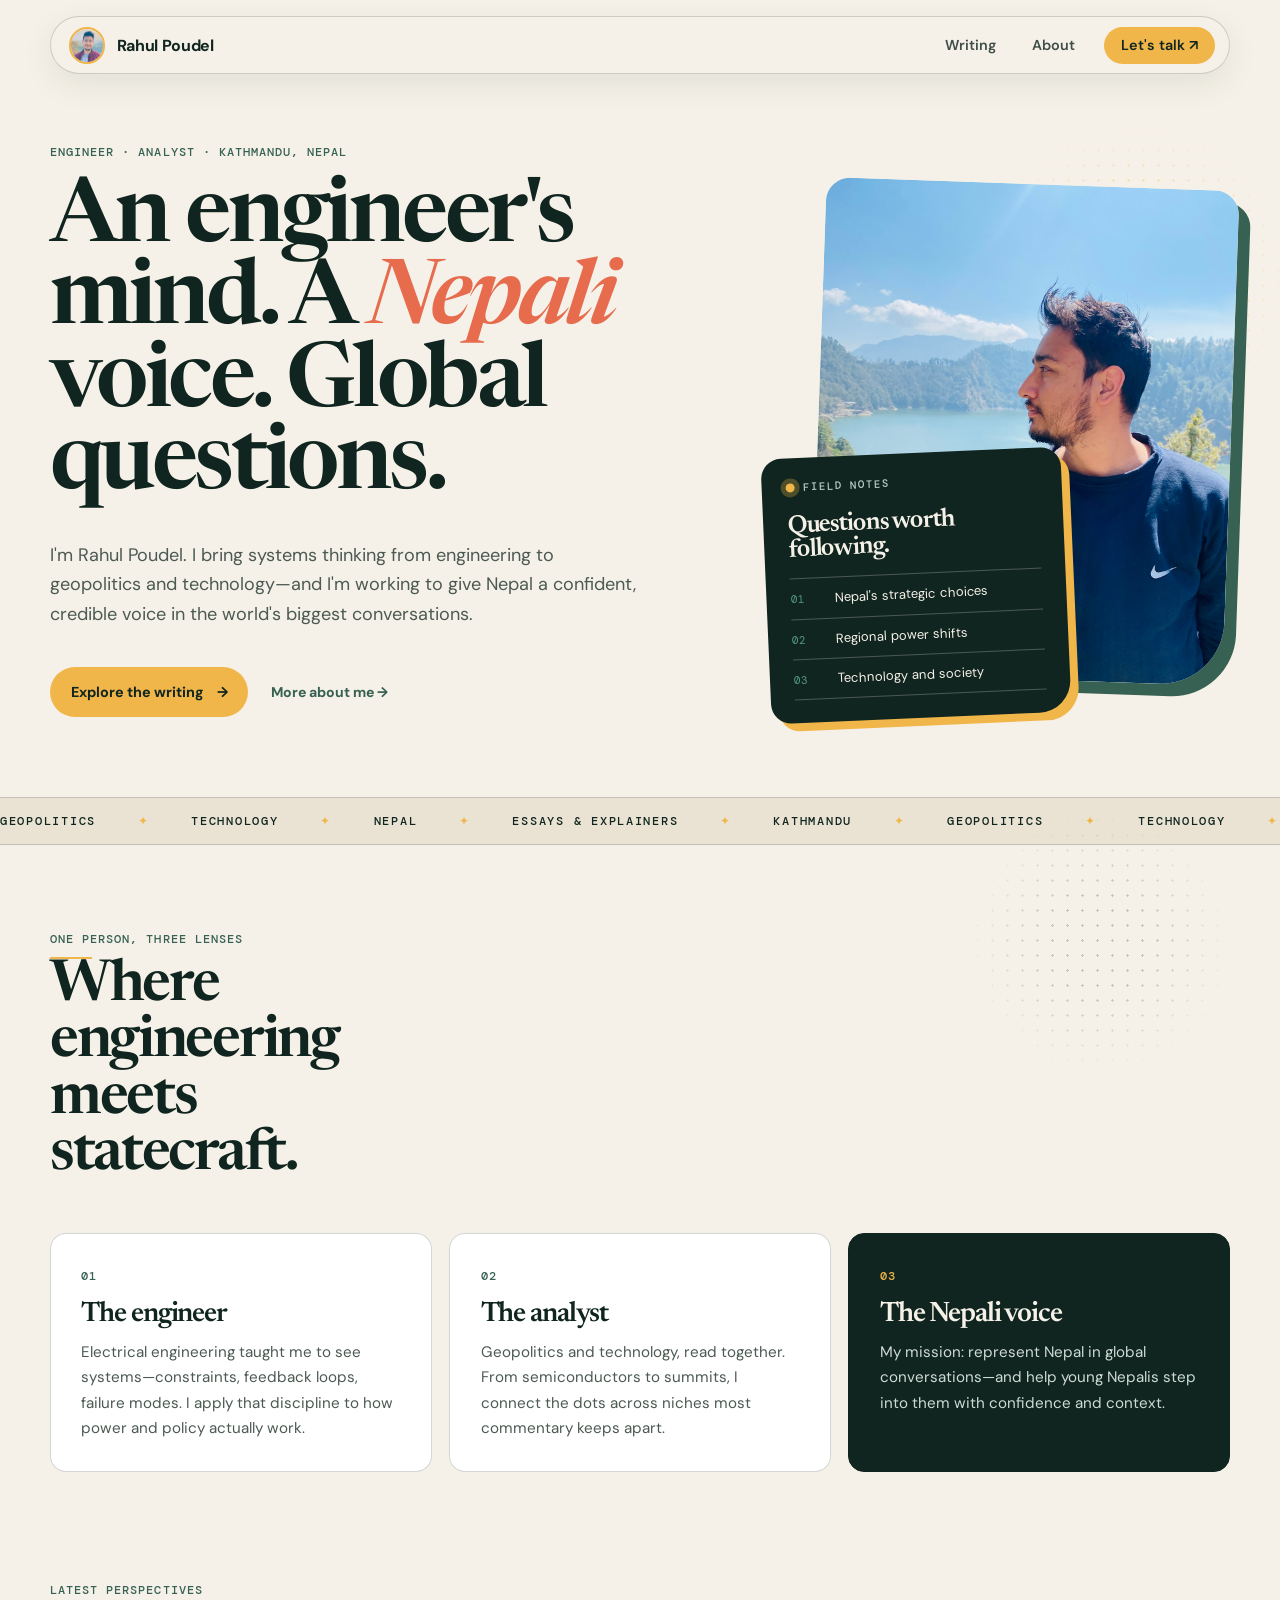
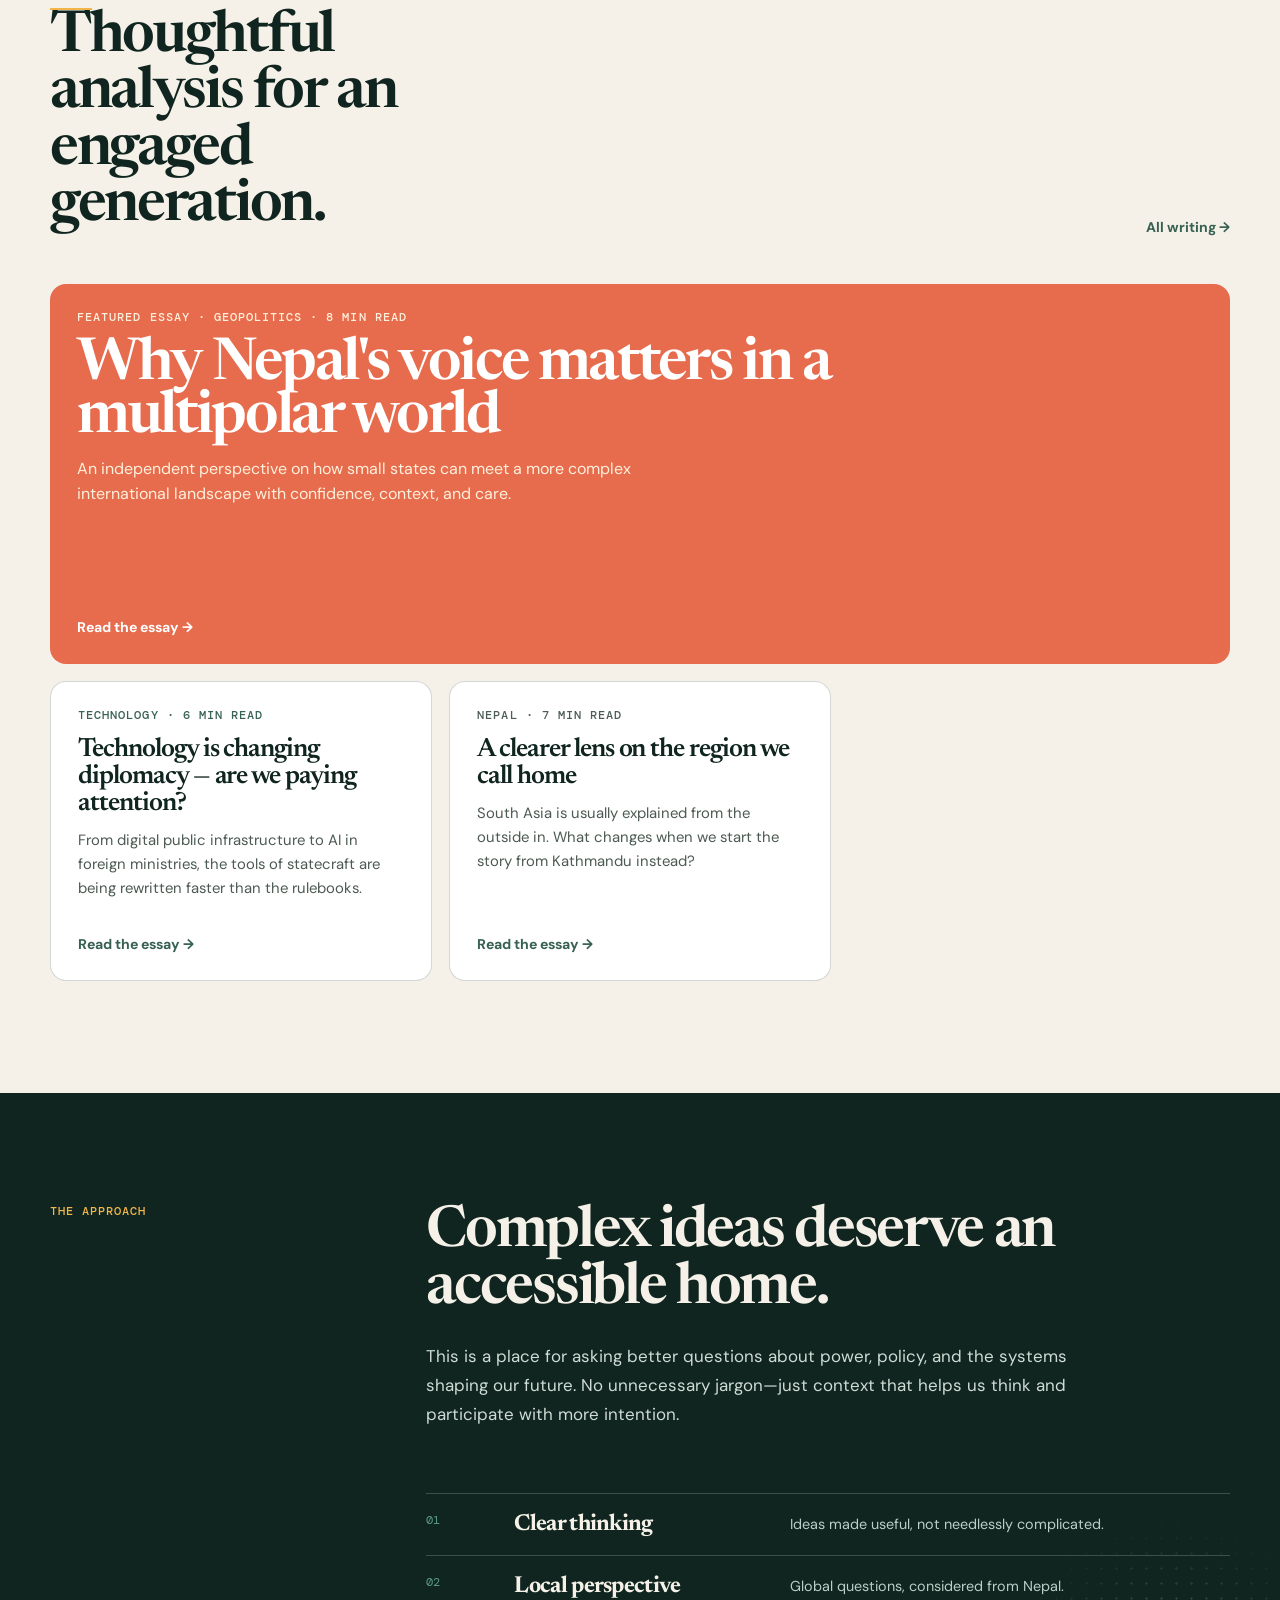
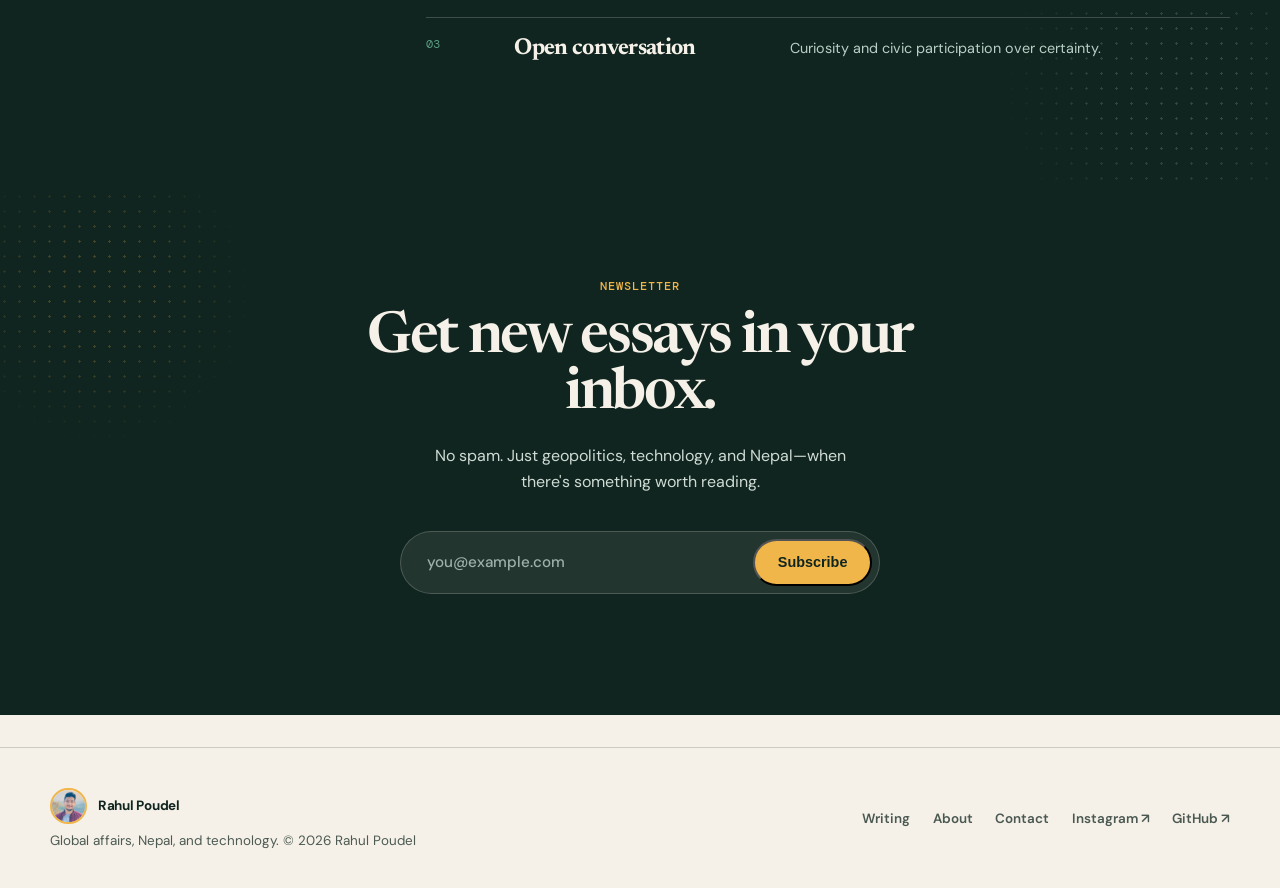
<file: index.html>
<!doctype html>
<html lang="en">
  <head>
    <meta charset="UTF-8" />
    <meta name="viewport" content="width=device-width, initial-scale=1.0" />
    <meta
      name="description"
      content="Rahul Poudel — electrical engineer and multi-niche analyst writing on geopolitics, technology, and Nepal's voice in the changing global order."
    />
    <title>Rahul Poudel — Engineer & geopolitics writer from Nepal</title>
    <link rel="canonical" href="https://personal-rahul.vercel.app/" />
    <meta property="og:type" content="website" />
    <meta property="og:url" content="https://personal-rahul.vercel.app/" />
    <meta property="og:title" content="Rahul Poudel — Engineer & geopolitics writer from Nepal" />
    <meta property="og:description" content="Rahul Poudel — electrical engineer and multi-niche analyst writing on geopolitics, technology, and Nepal's voice in the changing global order." />
    <meta property="og:image" content="https://personal-rahul.vercel.app/assets/rahul-lake.jpg" />
    <meta name="twitter:card" content="summary_large_image" />
    <link rel="preconnect" href="https://fonts.googleapis.com" />
    <link rel="preconnect" href="https://fonts.gstatic.com" crossorigin />
    <link
      href="https://fonts.googleapis.com/css2?family=DM+Mono:wght@400;500&family=DM+Sans:wght@400;500;600;700&family=Newsreader:opsz,wght@6..72,500;6..72,600;6..72,700&display=swap"
      rel="stylesheet"
    />
    <link rel="icon" type="image/jpeg" href="assets/rahul-portrait.jpg" />
    <link rel="stylesheet" href="styles.css" />
  </head>
  <body>
    <a class="skip-link" href="#main">Skip to content</a>

    <!-- ===== Floating navbar (same on every page; aria-current marks the active page) ===== -->
    <div class="nav-wrap">
      <header class="site-header">
        <a class="brand" href="/" aria-label="Rahul Poudel home">
          <img class="brand-mark" src="assets/rahul-portrait.jpg" alt="" />
          <span>Rahul Poudel</span>
        </a>
        <button class="menu-toggle" type="button" aria-expanded="false" aria-controls="primary-nav">
          <span></span><span></span>
          <span class="sr-only">Open menu</span>
        </button>
        <nav id="primary-nav" class="primary-nav" aria-label="Primary navigation">
          <a href="/writing">Writing</a>
          <a href="/about">About</a>
          <a href="/contact" class="nav-cta">Let's talk <span aria-hidden="true">↗</span></a>
        </nav>
      </header>
    </div>

    <main id="main">
      <!-- ===== Hero ===== -->
      <section class="hero section-shell">
        <div class="hero-copy">
          <p class="eyebrow">Engineer · Analyst · Kathmandu, Nepal</p>
          <h1>An engineer's mind. A <em>Nepali</em> voice. Global questions.</h1>
          <p class="hero-intro">
            I'm Rahul Poudel. I bring systems thinking from engineering to geopolitics and technology—and I'm working to give Nepal a confident, credible voice in the world's biggest conversations.
          </p>
          <div class="hero-actions">
            <a class="button button-primary" href="/writing">Explore the writing <span aria-hidden="true">→</span></a>
            <a class="text-link" href="/about">More about me <span aria-hidden="true">→</span></a>
          </div>
        </div>
        <div class="hero-visual">
          <div class="halftone ht-hero" aria-hidden="true"></div>
          <img class="hero-photo" src="assets/rahul-lake.jpg" alt="Rahul Poudel looking out over a Himalayan lake" />
          <aside class="signal-card" aria-label="Focus areas">
            <div class="signal-card-top"><span class="pulse"></span> Field notes</div>
            <p>Questions worth following.</p>
            <ul>
              <li><span>01</span> Nepal's strategic choices</li>
              <li><span>02</span> Regional power shifts</li>
              <li><span>03</span> Technology and society</li>
            </ul>
          </aside>
        </div>
      </section>

      <!-- ===== Topic ticker ===== -->
      <div class="marquee" aria-hidden="true">
        <div class="marquee-track">
          <span>Geopolitics</span><span class="tick">✦</span>
          <span>Technology</span><span class="tick">✦</span>
          <span>Nepal</span><span class="tick">✦</span>
          <span>Essays &amp; explainers</span><span class="tick">✦</span>
          <span>Kathmandu</span><span class="tick">✦</span>
          <span>Geopolitics</span><span class="tick">✦</span>
          <span>Technology</span><span class="tick">✦</span>
          <span>Nepal</span><span class="tick">✦</span>
          <span>Essays &amp; explainers</span><span class="tick">✦</span>
          <span>Kathmandu</span><span class="tick">✦</span>
        </div>
      </div>

      <!-- ===== Personal brand pillars ===== -->
      <section class="pillars-section section-shell">
        <div class="halftone ht-pillars" aria-hidden="true"></div>
        <div class="section-heading" data-reveal>
          <div>
            <p class="eyebrow">One person, three lenses</p>
            <h2>Where engineering meets statecraft.</h2>
          </div>
        </div>
        <div class="pillar-grid">
          <div class="pillar-card" data-reveal>
            <span class="pillar-num">01</span>
            <h3>The engineer</h3>
            <p>Electrical engineering taught me to see systems—constraints, feedback loops, failure modes. I apply that discipline to how power and policy actually work.</p>
          </div>
          <div class="pillar-card" data-reveal>
            <span class="pillar-num">02</span>
            <h3>The analyst</h3>
            <p>Geopolitics and technology, read together. From semiconductors to summits, I connect the dots across niches most commentary keeps apart.</p>
          </div>
          <div class="pillar-card is-accent" data-reveal>
            <span class="pillar-num">03</span>
            <h3>The Nepali voice</h3>
            <p>My mission: represent Nepal in global conversations—and help young Nepalis step into them with confidence and context.</p>
          </div>
        </div>
      </section>

      <!-- ===== Latest writing (cards come from articles.js automatically) ===== -->
      <section class="writing-section section-shell">
        <div class="section-heading" data-reveal>
          <div>
            <p class="eyebrow">Latest perspectives</p>
            <h2>Thoughtful analysis for an engaged generation.</h2>
          </div>
          <a class="text-link" href="/writing">All writing <span aria-hidden="true">→</span></a>
        </div>
        <div class="story-grid" data-articles data-limit="3"></div>
      </section>

      <!-- ===== Approach band ===== -->
      <section class="band">
        <div class="halftone ht-band" aria-hidden="true"></div>
        <div class="section-shell band-grid">
          <p class="eyebrow" data-reveal>The approach</p>
          <div data-reveal>
            <h2>Complex ideas deserve an accessible home.</h2>
            <p>
              This is a place for asking better questions about power, policy, and the systems shaping our future. No unnecessary jargon—just context that helps us think and participate with more intention.
            </p>
          </div>
          <div class="principles-list" role="list">
            <div role="listitem" data-reveal><span>01</span><strong>Clear thinking</strong><p>Ideas made useful, not needlessly complicated.</p></div>
            <div role="listitem" data-reveal><span>02</span><strong>Local perspective</strong><p>Global questions, considered from Nepal.</p></div>
            <div role="listitem" data-reveal><span>03</span><strong>Open conversation</strong><p>Curiosity and civic participation over certainty.</p></div>
          </div>
        </div>
      </section>
    </main>

    <!-- ===== Footer (same on every page) ===== -->
    <!-- ===== Newsletter ===== -->
    <section class="newsletter">
      <div class="halftone ht-news" aria-hidden="true"></div>
      <div class="section-shell newsletter-inner" data-reveal>
        <p class="eyebrow">Newsletter</p>
        <h2>Get new essays in your inbox.</h2>
        <p class="newsletter-blurb">No spam. Just geopolitics, technology, and Nepal—when there's something worth reading.</p>
        <form class="newsletter-form" data-newsletter novalidate>
          <label class="sr-only" for="nl-email">Email address</label>
          <input id="nl-email" name="email" type="email" required placeholder="you@example.com" autocomplete="email" />
          <button class="button button-primary" type="submit">Subscribe</button>
        </form>
        <p class="form-note" role="status" aria-live="polite"></p>
      </div>
    </section>

    <footer class="site-footer">
      <div class="section-shell footer-inner">
        <div>
          <a class="brand" href="/"><img class="brand-mark" src="assets/rahul-portrait.jpg" alt="" /><span>Rahul Poudel</span></a>
          <p>Global affairs, Nepal, and technology. © <span id="year"></span> Rahul Poudel</p>
        </div>
        <nav aria-label="Footer">
          <a href="/writing">Writing</a>
          <a href="/about">About</a>
          <a href="/contact">Contact</a>
          <a href="https://instagram.com/rahul.poudel_" target="_blank" rel="noopener">Instagram <span aria-hidden="true">↗</span></a>
          <a href="https://github.com/iamrahul1997" target="_blank" rel="noopener">GitHub <span aria-hidden="true">↗</span></a>
        </nav>
      </div>
    </footer>

    <script src="articles.js"></script>
    <script src="script.js"></script>
  </body>
</html>
</file>
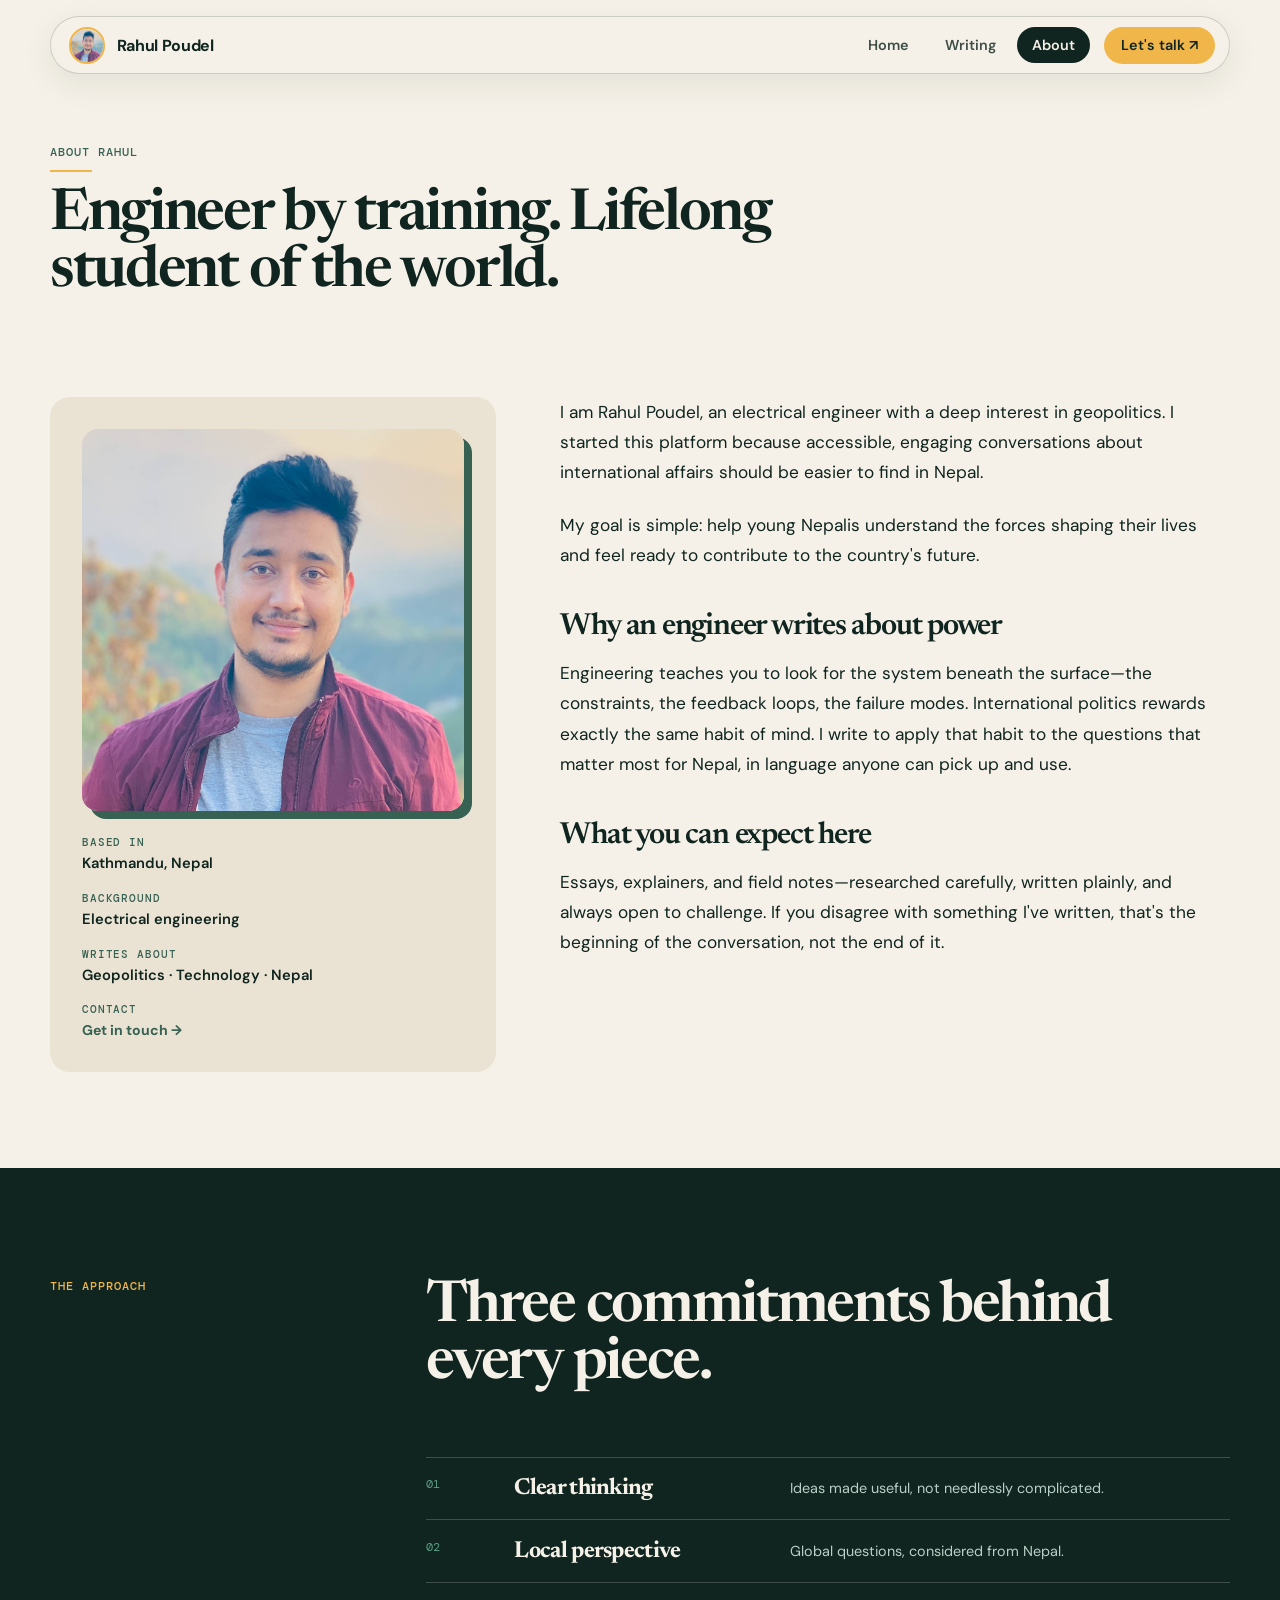
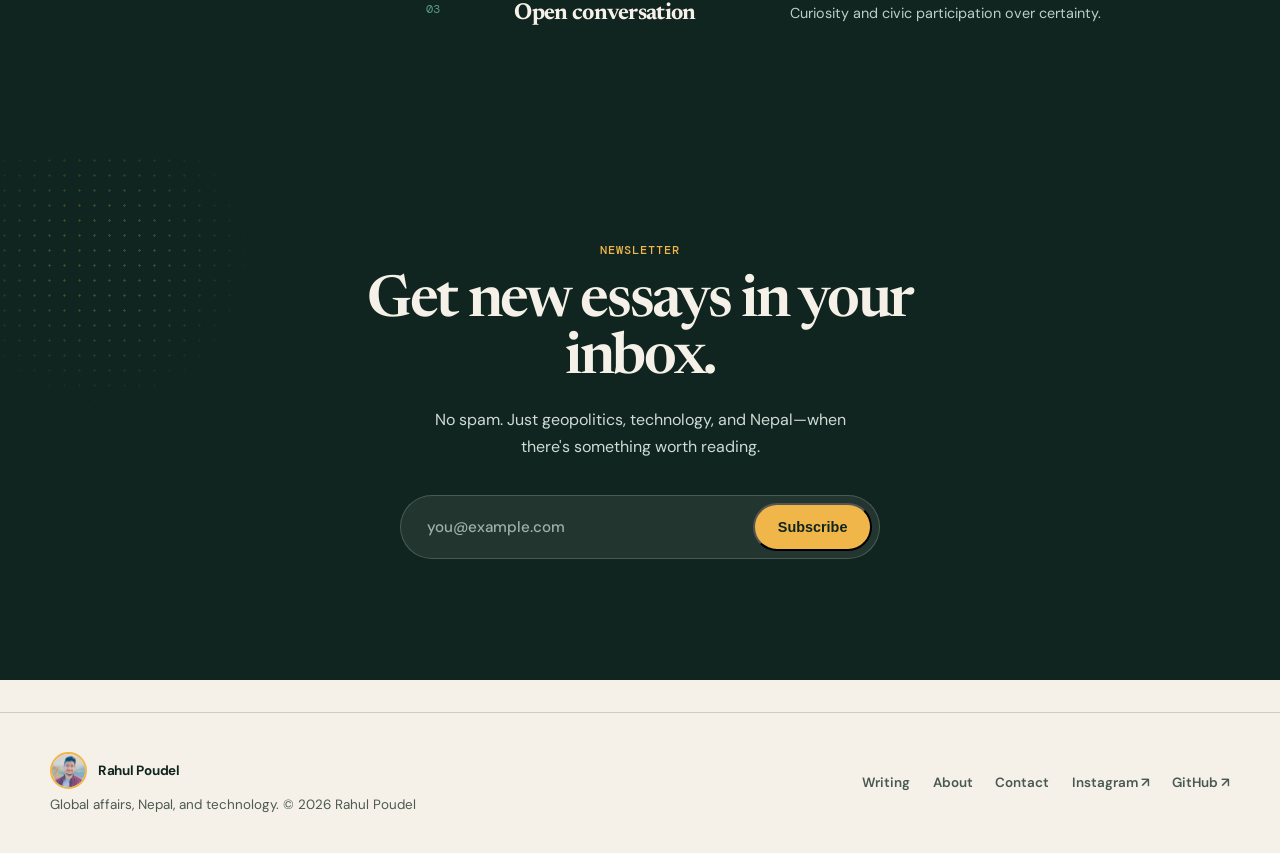
<file: about.html>
<!doctype html>
<html lang="en">
  <head>
    <meta charset="UTF-8" />
    <meta name="viewport" content="width=device-width, initial-scale=1.0" />
    <meta name="description" content="About Rahul Poudel — engineer by training, lifelong student of the world." />
    <title>About — Rahul Poudel</title>
    <link rel="canonical" href="https://personal-rahul.vercel.app/about" />
    <meta property="og:type" content="website" />
    <meta property="og:url" content="https://personal-rahul.vercel.app/about" />
    <meta property="og:title" content="About — Rahul Poudel" />
    <meta property="og:description" content="About Rahul Poudel — engineer by training, lifelong student of the world." />
    <meta property="og:image" content="https://personal-rahul.vercel.app/assets/rahul-lake.jpg" />
    <meta name="twitter:card" content="summary_large_image" />
    <link rel="preconnect" href="https://fonts.googleapis.com" />
    <link rel="preconnect" href="https://fonts.gstatic.com" crossorigin />
    <link
      href="https://fonts.googleapis.com/css2?family=DM+Mono:wght@400;500&family=DM+Sans:wght@400;500;600;700&family=Newsreader:opsz,wght@6..72,500;6..72,600;6..72,700&display=swap"
      rel="stylesheet"
    />
    <link rel="icon" type="image/jpeg" href="assets/rahul-portrait.jpg" />
    <link rel="stylesheet" href="styles.css" />
  </head>
  <body>
    <a class="skip-link" href="#main">Skip to content</a>

    <div class="nav-wrap">
      <header class="site-header">
        <a class="brand" href="/" aria-label="Rahul Poudel home">
          <img class="brand-mark" src="assets/rahul-portrait.jpg" alt="" />
          <span>Rahul Poudel</span>
        </a>
        <button class="menu-toggle" type="button" aria-expanded="false" aria-controls="primary-nav">
          <span></span><span></span>
          <span class="sr-only">Open menu</span>
        </button>
        <nav id="primary-nav" class="primary-nav" aria-label="Primary navigation">
          <a href="/">Home</a>
          <a href="/writing">Writing</a>
          <a href="/about" aria-current="page">About</a>
          <a href="/contact" class="nav-cta">Let's talk <span aria-hidden="true">↗</span></a>
        </nav>
      </header>
    </div>

    <main id="main">
      <section class="page-hero section-shell">
        <p class="eyebrow">About Rahul</p>
        <h1 data-reveal>Engineer by training. Lifelong student of the world.</h1>
      </section>

      <section class="about-grid section-shell">
        <aside class="about-portrait" aria-label="Quick facts" data-reveal>
          <img class="about-photo" src="assets/rahul-portrait.jpg" alt="Portrait of Rahul Poudel in the hills of Nepal" />
          <dl>
            <dt>Based in</dt>
            <dd>Kathmandu, Nepal</dd>
            <dt>Background</dt>
            <dd>Electrical engineering</dd>
            <dt>Writes about</dt>
            <dd>Geopolitics · Technology · Nepal</dd>
            <dt>Contact</dt>
            <dd><a class="text-link" href="/contact">Get in touch <span aria-hidden="true">→</span></a></dd>
          </dl>
        </aside>

        <div class="about-copy" data-reveal>
          <p>
            I am Rahul Poudel, an electrical engineer with a deep interest in geopolitics. I started this platform because accessible, engaging conversations about international affairs should be easier to find in Nepal.
          </p>
          <p>
            My goal is simple: help young Nepalis understand the forces shaping their lives and feel ready to contribute to the country's future.
          </p>

          <h2>Why an engineer writes about power</h2>
          <p>
            Engineering teaches you to look for the system beneath the surface—the constraints, the feedback loops, the failure modes. International politics rewards exactly the same habit of mind. I write to apply that habit to the questions that matter most for Nepal, in language anyone can pick up and use.
          </p>

          <h2>What you can expect here</h2>
          <p>
            Essays, explainers, and field notes—researched carefully, written plainly, and always open to challenge. If you disagree with something I've written, that's the beginning of the conversation, not the end of it.
          </p>
        </div>
      </section>

      <section class="band">
        <div class="section-shell band-grid">
          <p class="eyebrow">The approach</p>
          <div>
            <h2>Three commitments behind every piece.</h2>
          </div>
          <div class="principles-list" role="list">
            <div role="listitem"><span>01</span><strong>Clear thinking</strong><p>Ideas made useful, not needlessly complicated.</p></div>
            <div role="listitem"><span>02</span><strong>Local perspective</strong><p>Global questions, considered from Nepal.</p></div>
            <div role="listitem"><span>03</span><strong>Open conversation</strong><p>Curiosity and civic participation over certainty.</p></div>
          </div>
        </div>
      </section>
    </main>

    <!-- ===== Newsletter ===== -->
    <section class="newsletter">
      <div class="halftone ht-news" aria-hidden="true"></div>
      <div class="section-shell newsletter-inner" data-reveal>
        <p class="eyebrow">Newsletter</p>
        <h2>Get new essays in your inbox.</h2>
        <p class="newsletter-blurb">No spam. Just geopolitics, technology, and Nepal—when there's something worth reading.</p>
        <form class="newsletter-form" data-newsletter novalidate>
          <label class="sr-only" for="nl-email">Email address</label>
          <input id="nl-email" name="email" type="email" required placeholder="you@example.com" autocomplete="email" />
          <button class="button button-primary" type="submit">Subscribe</button>
        </form>
        <p class="form-note" role="status" aria-live="polite"></p>
      </div>
    </section>

    <footer class="site-footer">
      <div class="section-shell footer-inner">
        <div>
          <a class="brand" href="/"><img class="brand-mark" src="assets/rahul-portrait.jpg" alt="" /><span>Rahul Poudel</span></a>
          <p>Global affairs, Nepal, and technology. © <span id="year"></span> Rahul Poudel</p>
        </div>
        <nav aria-label="Footer">
          <a href="/writing">Writing</a>
          <a href="/about">About</a>
          <a href="/contact">Contact</a>
          <a href="https://instagram.com/rahul.poudel_" target="_blank" rel="noopener">Instagram <span aria-hidden="true">↗</span></a>
          <a href="https://github.com/iamrahul1997" target="_blank" rel="noopener">GitHub <span aria-hidden="true">↗</span></a>
        </nav>
      </div>
    </footer>

    <script src="script.js"></script>
  </body>
</html>
</file>
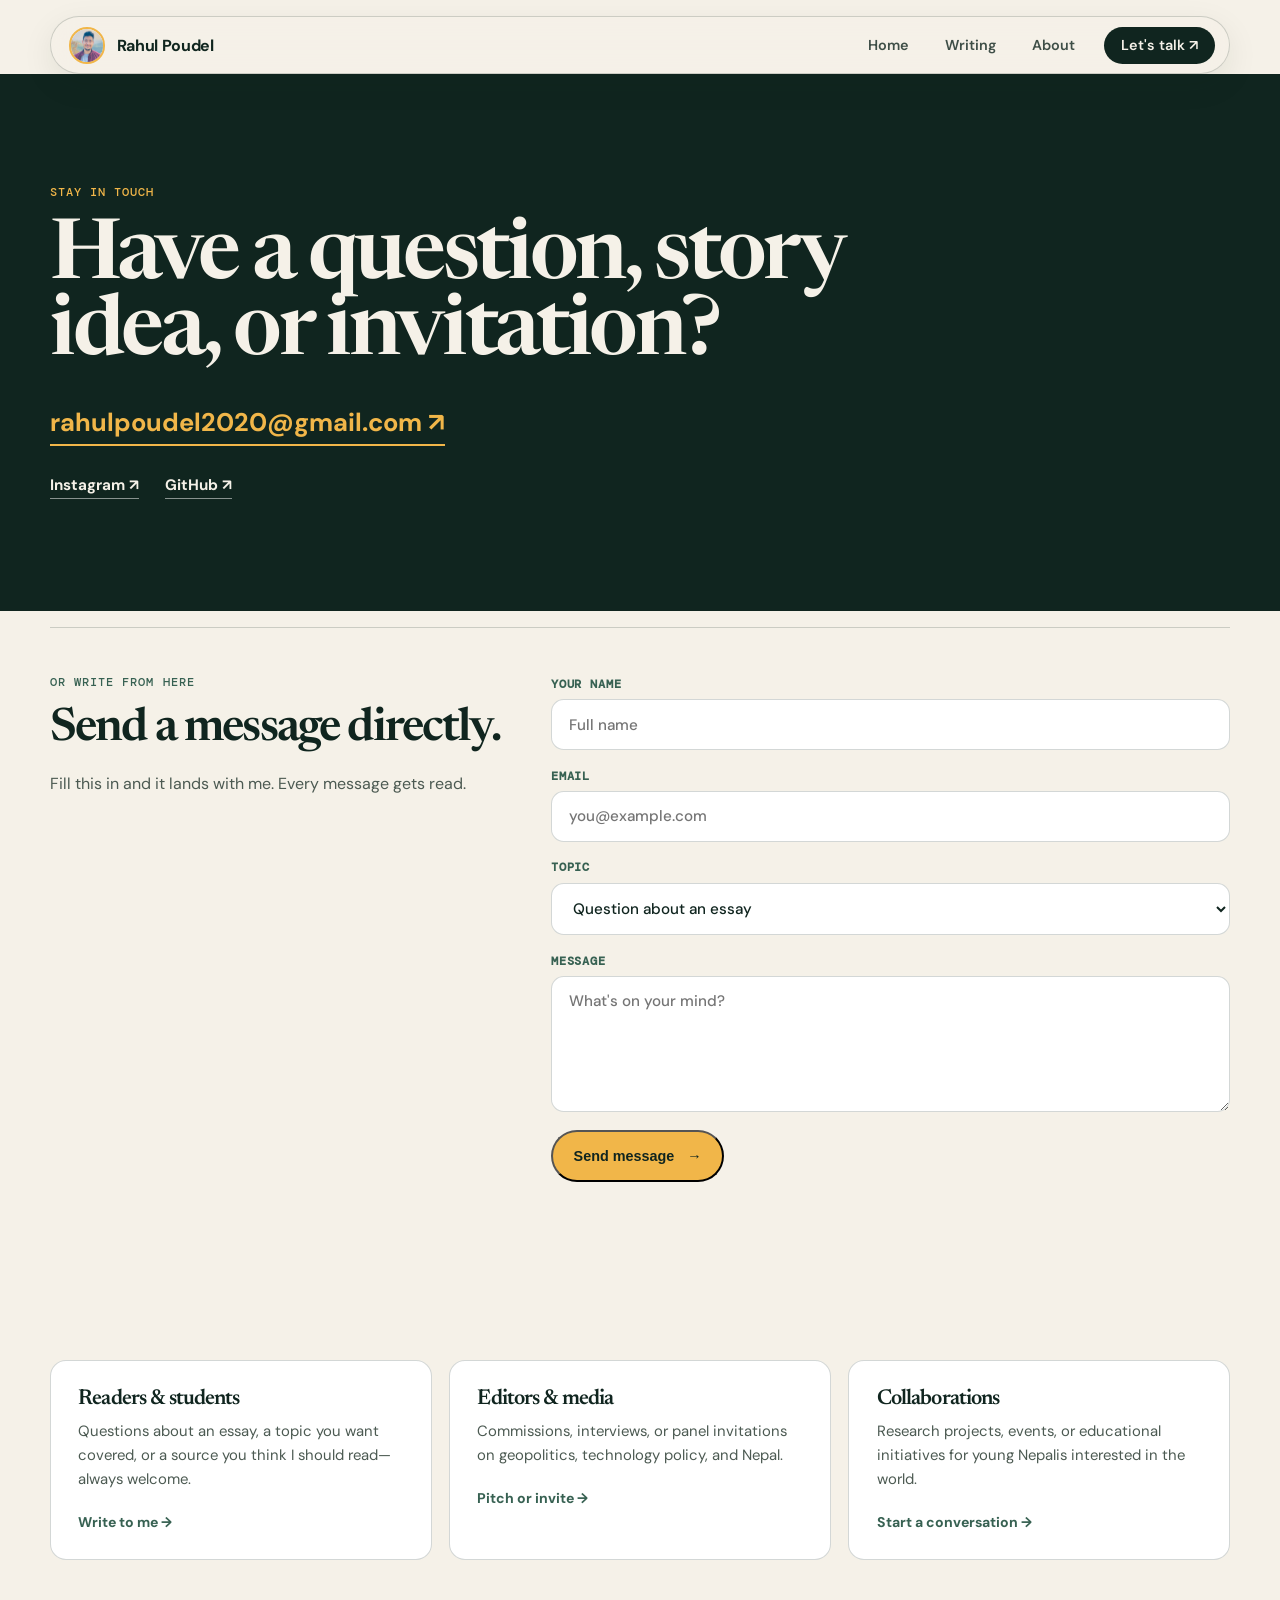
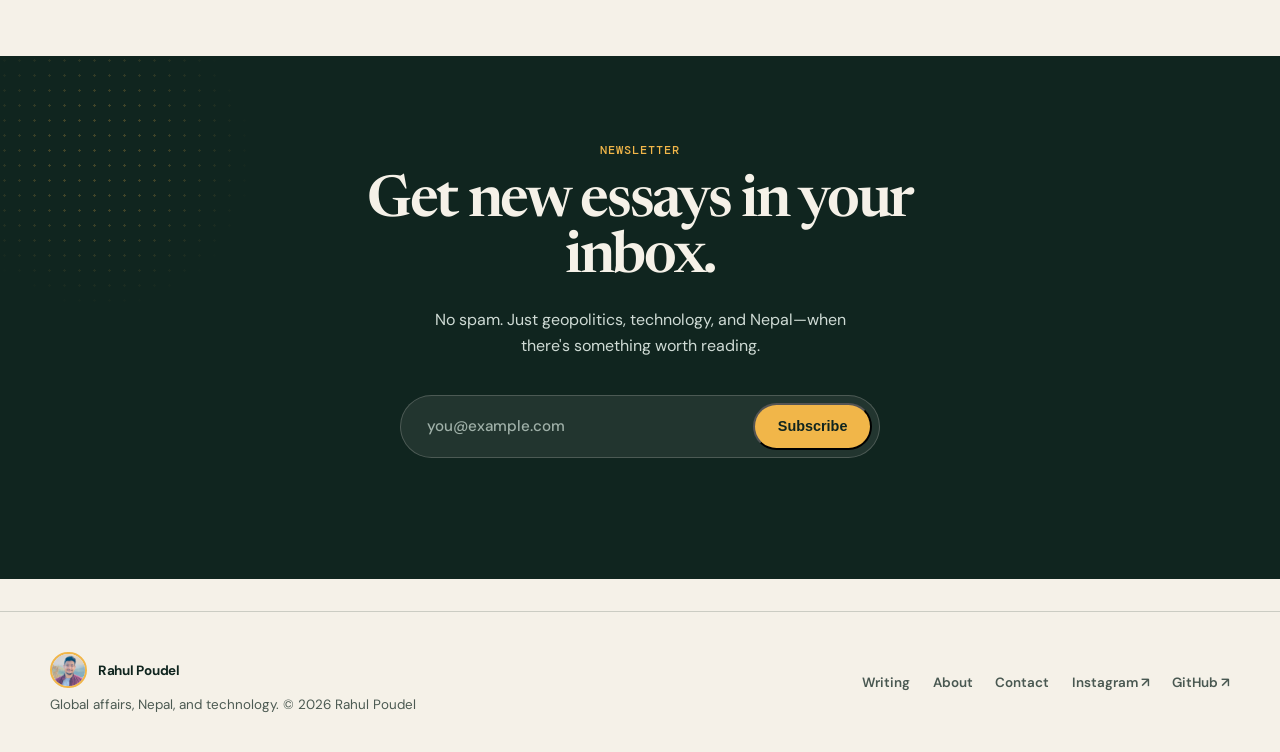
<file: contact.html>
<!doctype html>
<html lang="en">
  <head>
    <meta charset="UTF-8" />
    <meta name="viewport" content="width=device-width, initial-scale=1.0" />
    <meta name="description" content="Contact Rahul Poudel — questions, story ideas, and invitations welcome." />
    <title>Contact — Rahul Poudel</title>
    <link rel="canonical" href="https://personal-rahul.vercel.app/contact" />
    <meta property="og:type" content="website" />
    <meta property="og:url" content="https://personal-rahul.vercel.app/contact" />
    <meta property="og:title" content="Contact — Rahul Poudel" />
    <meta property="og:description" content="Contact Rahul Poudel — questions, story ideas, and invitations welcome." />
    <meta property="og:image" content="https://personal-rahul.vercel.app/assets/rahul-lake.jpg" />
    <meta name="twitter:card" content="summary_large_image" />
    <link rel="preconnect" href="https://fonts.googleapis.com" />
    <link rel="preconnect" href="https://fonts.gstatic.com" crossorigin />
    <link
      href="https://fonts.googleapis.com/css2?family=DM+Mono:wght@400;500&family=DM+Sans:wght@400;500;600;700&family=Newsreader:opsz,wght@6..72,500;6..72,600;6..72,700&display=swap"
      rel="stylesheet"
    />
    <link rel="icon" type="image/jpeg" href="assets/rahul-portrait.jpg" />
    <link rel="stylesheet" href="styles.css" />
  </head>
  <body>
    <a class="skip-link" href="#main">Skip to content</a>

    <div class="nav-wrap">
      <header class="site-header">
        <a class="brand" href="/" aria-label="Rahul Poudel home">
          <img class="brand-mark" src="assets/rahul-portrait.jpg" alt="" />
          <span>Rahul Poudel</span>
        </a>
        <button class="menu-toggle" type="button" aria-expanded="false" aria-controls="primary-nav">
          <span></span><span></span>
          <span class="sr-only">Open menu</span>
        </button>
        <nav id="primary-nav" class="primary-nav" aria-label="Primary navigation">
          <a href="/">Home</a>
          <a href="/writing">Writing</a>
          <a href="/about">About</a>
          <a href="/contact" class="nav-cta" aria-current="page">Let's talk <span aria-hidden="true">↗</span></a>
        </nav>
      </header>
    </div>

    <main id="main">
      <section class="contact-band">
        <div class="section-shell">
          <p class="eyebrow">Stay in touch</p>
          <h1 data-reveal>Have a question, story idea, or invitation?</h1>
          <a class="contact-email" href="mailto:rahulpoudel2020@gmail.com">rahulpoudel2020@gmail.com <span aria-hidden="true">↗</span></a>
          <div class="contact-socials">
            <a href="https://instagram.com/rahul.poudel_" target="_blank" rel="noopener">Instagram <span aria-hidden="true">↗</span></a>
            <a href="https://github.com/iamrahul1997" target="_blank" rel="noopener">GitHub <span aria-hidden="true">↗</span></a>
          </div>
        </div>
      </section>


      <section class="section-shell contact-form-section">
        <div class="contact-form-grid">
          <div data-reveal>
            <p class="eyebrow">Or write from here</p>
            <h2>Send a message directly.</h2>
            <p class="signup-blurb">Fill this in and it lands with me. Every message gets read.</p>
          </div>
          <!-- Supabase hookup: see the sendMessage() stub in script.js -->
          <form class="contact-form" data-contact-form novalidate data-reveal>
            <div class="field">
              <label for="cf-name">Your name</label>
              <input id="cf-name" name="name" type="text" required placeholder="Full name" autocomplete="name" />
            </div>
            <div class="field">
              <label for="cf-email">Email</label>
              <input id="cf-email" name="email" type="email" required placeholder="you@example.com" autocomplete="email" />
            </div>
            <div class="field">
              <label for="cf-topic">Topic</label>
              <select id="cf-topic" name="topic">
                <option>Question about an essay</option>
                <option>Media / interview</option>
                <option>Collaboration</option>
                <option>Something else</option>
              </select>
            </div>
            <div class="field">
              <label for="cf-message">Message</label>
              <textarea id="cf-message" name="message" rows="5" required placeholder="What's on your mind?"></textarea>
            </div>
            <button class="button button-primary" type="submit">Send message <span aria-hidden="true">→</span></button>
            <p class="form-note" role="status" aria-live="polite"></p>
          </form>
        </div>
      </section>

      <section class="section-shell contact-cards">
        <div class="contact-card" data-reveal>
          <h3>Readers &amp; students</h3>
          <p>Questions about an essay, a topic you want covered, or a source you think I should read—always welcome.</p>
          <a class="text-link" href="mailto:rahulpoudel2020@gmail.com?subject=Reader%20question">Write to me <span aria-hidden="true">→</span></a>
        </div>
        <div class="contact-card" data-reveal>
          <h3>Editors &amp; media</h3>
          <p>Commissions, interviews, or panel invitations on geopolitics, technology policy, and Nepal.</p>
          <a class="text-link" href="mailto:rahulpoudel2020@gmail.com?subject=Media%20inquiry">Pitch or invite <span aria-hidden="true">→</span></a>
        </div>
        <div class="contact-card" data-reveal>
          <h3>Collaborations</h3>
          <p>Research projects, events, or educational initiatives for young Nepalis interested in the world.</p>
          <a class="text-link" href="mailto:rahulpoudel2020@gmail.com?subject=Collaboration">Start a conversation <span aria-hidden="true">→</span></a>
        </div>
      </section>
    </main>

    <!-- ===== Newsletter ===== -->
    <section class="newsletter">
      <div class="halftone ht-news" aria-hidden="true"></div>
      <div class="section-shell newsletter-inner" data-reveal>
        <p class="eyebrow">Newsletter</p>
        <h2>Get new essays in your inbox.</h2>
        <p class="newsletter-blurb">No spam. Just geopolitics, technology, and Nepal—when there's something worth reading.</p>
        <form class="newsletter-form" data-newsletter novalidate>
          <label class="sr-only" for="nl-email">Email address</label>
          <input id="nl-email" name="email" type="email" required placeholder="you@example.com" autocomplete="email" />
          <button class="button button-primary" type="submit">Subscribe</button>
        </form>
        <p class="form-note" role="status" aria-live="polite"></p>
      </div>
    </section>

    <footer class="site-footer">
      <div class="section-shell footer-inner">
        <div>
          <a class="brand" href="/"><img class="brand-mark" src="assets/rahul-portrait.jpg" alt="" /><span>Rahul Poudel</span></a>
          <p>Global affairs, Nepal, and technology. © <span id="year"></span> Rahul Poudel</p>
        </div>
        <nav aria-label="Footer">
          <a href="/writing">Writing</a>
          <a href="/about">About</a>
          <a href="/contact">Contact</a>
          <a href="https://instagram.com/rahul.poudel_" target="_blank" rel="noopener">Instagram <span aria-hidden="true">↗</span></a>
          <a href="https://github.com/iamrahul1997" target="_blank" rel="noopener">GitHub <span aria-hidden="true">↗</span></a>
        </nav>
      </div>
    </footer>

    <script src="script.js"></script>
  </body>
</html>
</file>
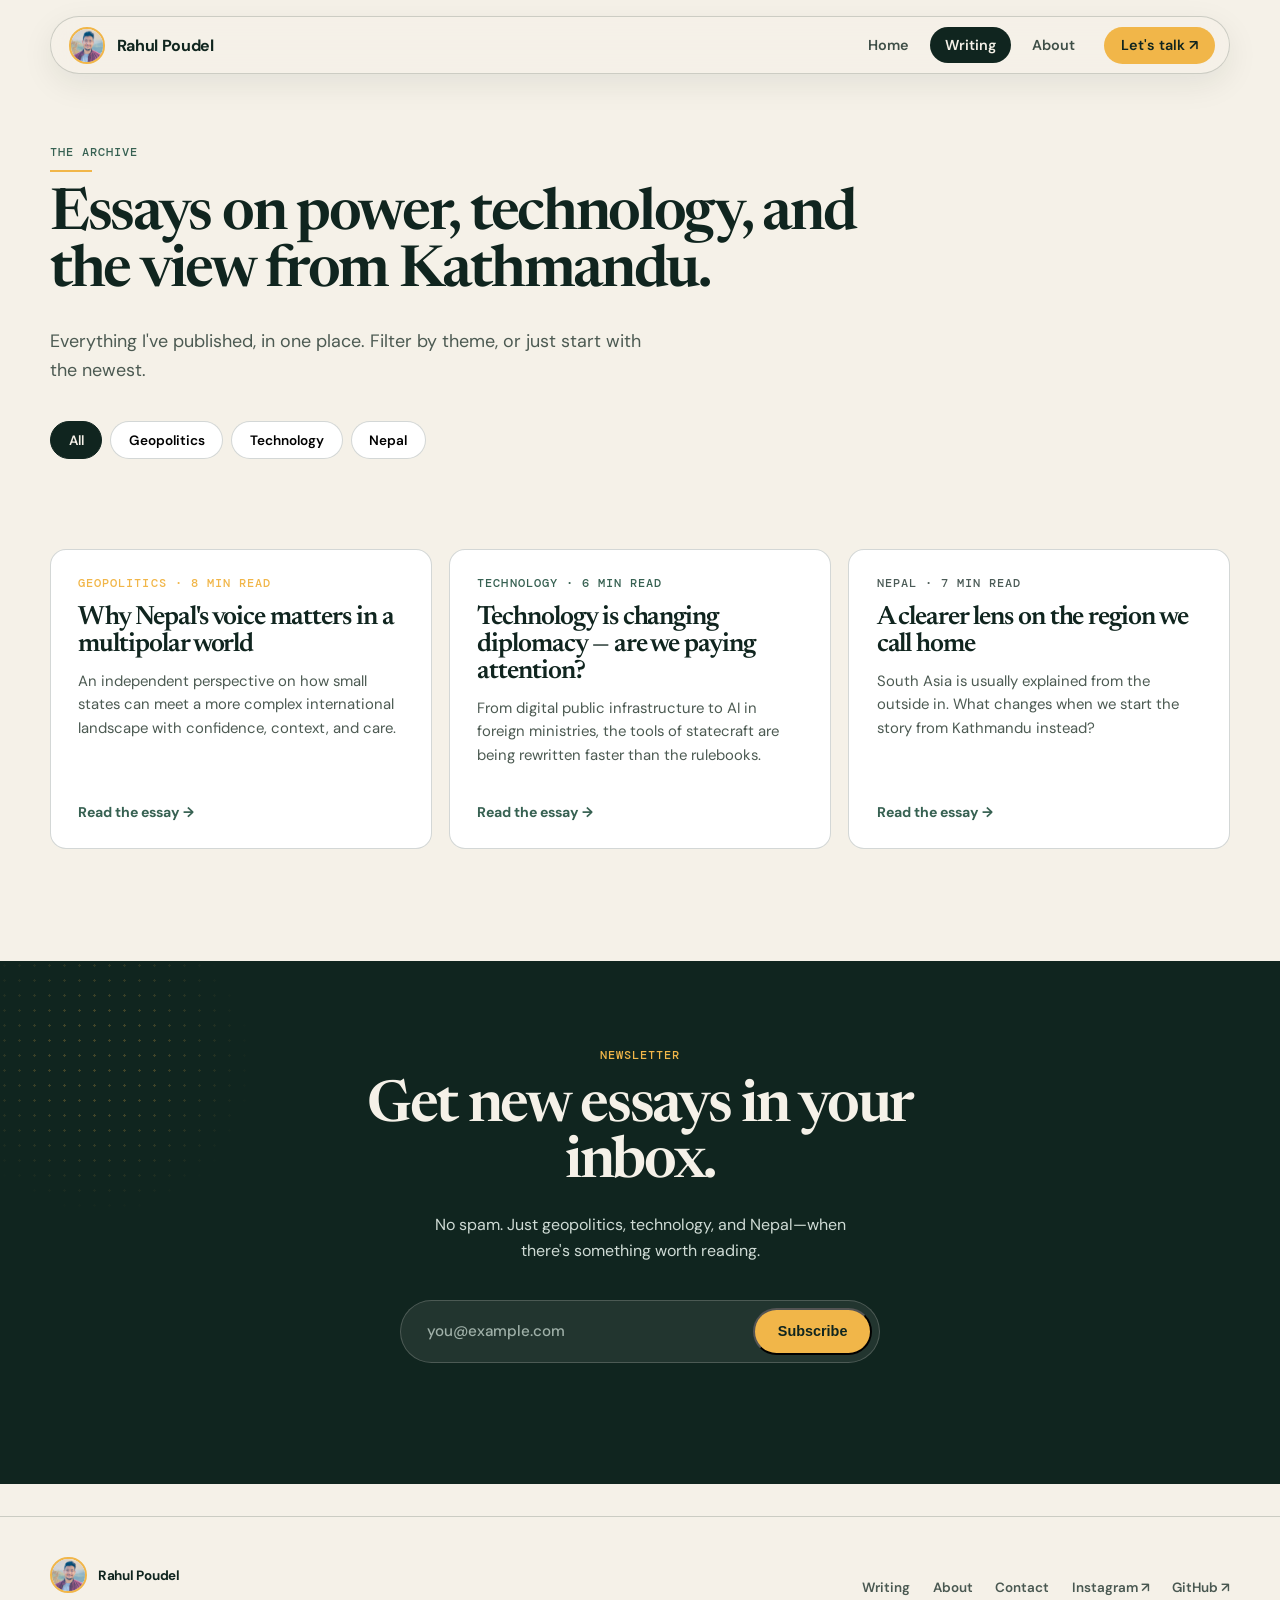
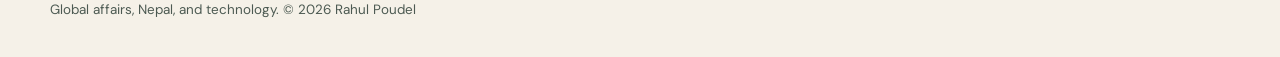
<file: writing.html>
<!doctype html>
<html lang="en">
  <head>
    <meta charset="UTF-8" />
    <meta name="viewport" content="width=device-width, initial-scale=1.0" />
    <meta name="description" content="Essays by Rahul Poudel on geopolitics, technology, and Nepal." />
    <title>Writing — Rahul Poudel</title>
    <link rel="canonical" href="https://personal-rahul.vercel.app/writing" />
    <meta property="og:type" content="website" />
    <meta property="og:url" content="https://personal-rahul.vercel.app/writing" />
    <meta property="og:title" content="Writing — Rahul Poudel" />
    <meta property="og:description" content="Essays by Rahul Poudel on geopolitics, technology, and Nepal." />
    <meta property="og:image" content="https://personal-rahul.vercel.app/assets/rahul-lake.jpg" />
    <meta name="twitter:card" content="summary_large_image" />
    <link rel="preconnect" href="https://fonts.googleapis.com" />
    <link rel="preconnect" href="https://fonts.gstatic.com" crossorigin />
    <link
      href="https://fonts.googleapis.com/css2?family=DM+Mono:wght@400;500&family=DM+Sans:wght@400;500;600;700&family=Newsreader:opsz,wght@6..72,500;6..72,600;6..72,700&display=swap"
      rel="stylesheet"
    />
    <link rel="icon" type="image/jpeg" href="assets/rahul-portrait.jpg" />
    <link rel="stylesheet" href="styles.css" />
  </head>
  <body>
    <a class="skip-link" href="#main">Skip to content</a>

    <div class="nav-wrap">
      <header class="site-header">
        <a class="brand" href="/" aria-label="Rahul Poudel home">
          <img class="brand-mark" src="assets/rahul-portrait.jpg" alt="" />
          <span>Rahul Poudel</span>
        </a>
        <button class="menu-toggle" type="button" aria-expanded="false" aria-controls="primary-nav">
          <span></span><span></span>
          <span class="sr-only">Open menu</span>
        </button>
        <nav id="primary-nav" class="primary-nav" aria-label="Primary navigation">
          <a href="/">Home</a>
          <a href="/writing" aria-current="page">Writing</a>
          <a href="/about">About</a>
          <a href="/contact" class="nav-cta">Let's talk <span aria-hidden="true">↗</span></a>
        </nav>
      </header>
    </div>

    <main id="main">
      <section class="page-hero section-shell">
        <p class="eyebrow">The archive</p>
        <h1 data-reveal>Essays on power, technology, and the view from Kathmandu.</h1>
        <p class="lede" data-reveal>
          Everything I've published, in one place. Filter by theme, or just start with the newest.
        </p>

        <!-- Filter buttons are generated automatically from your categories -->
        <div class="filter-bar" data-reveal data-filter-bar data-target="#all-articles" role="group" aria-label="Filter articles"></div>
      </section>

      <section class="section-shell" style="padding-bottom: 7rem">
        <!-- Cards are generated from articles.js; data-featured="off" keeps them all the same size here -->
        <div id="all-articles" class="story-grid" data-articles data-featured="off"></div>
      </section>
    </main>

    <!-- ===== Newsletter ===== -->
    <section class="newsletter">
      <div class="halftone ht-news" aria-hidden="true"></div>
      <div class="section-shell newsletter-inner" data-reveal>
        <p class="eyebrow">Newsletter</p>
        <h2>Get new essays in your inbox.</h2>
        <p class="newsletter-blurb">No spam. Just geopolitics, technology, and Nepal—when there's something worth reading.</p>
        <form class="newsletter-form" data-newsletter novalidate>
          <label class="sr-only" for="nl-email">Email address</label>
          <input id="nl-email" name="email" type="email" required placeholder="you@example.com" autocomplete="email" />
          <button class="button button-primary" type="submit">Subscribe</button>
        </form>
        <p class="form-note" role="status" aria-live="polite"></p>
      </div>
    </section>

    <footer class="site-footer">
      <div class="section-shell footer-inner">
        <div>
          <a class="brand" href="/"><img class="brand-mark" src="assets/rahul-portrait.jpg" alt="" /><span>Rahul Poudel</span></a>
          <p>Global affairs, Nepal, and technology. © <span id="year"></span> Rahul Poudel</p>
        </div>
        <nav aria-label="Footer">
          <a href="/writing">Writing</a>
          <a href="/about">About</a>
          <a href="/contact">Contact</a>
          <a href="https://instagram.com/rahul.poudel_" target="_blank" rel="noopener">Instagram <span aria-hidden="true">↗</span></a>
          <a href="https://github.com/iamrahul1997" target="_blank" rel="noopener">GitHub <span aria-hidden="true">↗</span></a>
        </nav>
      </div>
    </footer>

    <script src="articles.js"></script>
    <script src="script.js"></script>
  </body>
</html>
</file>
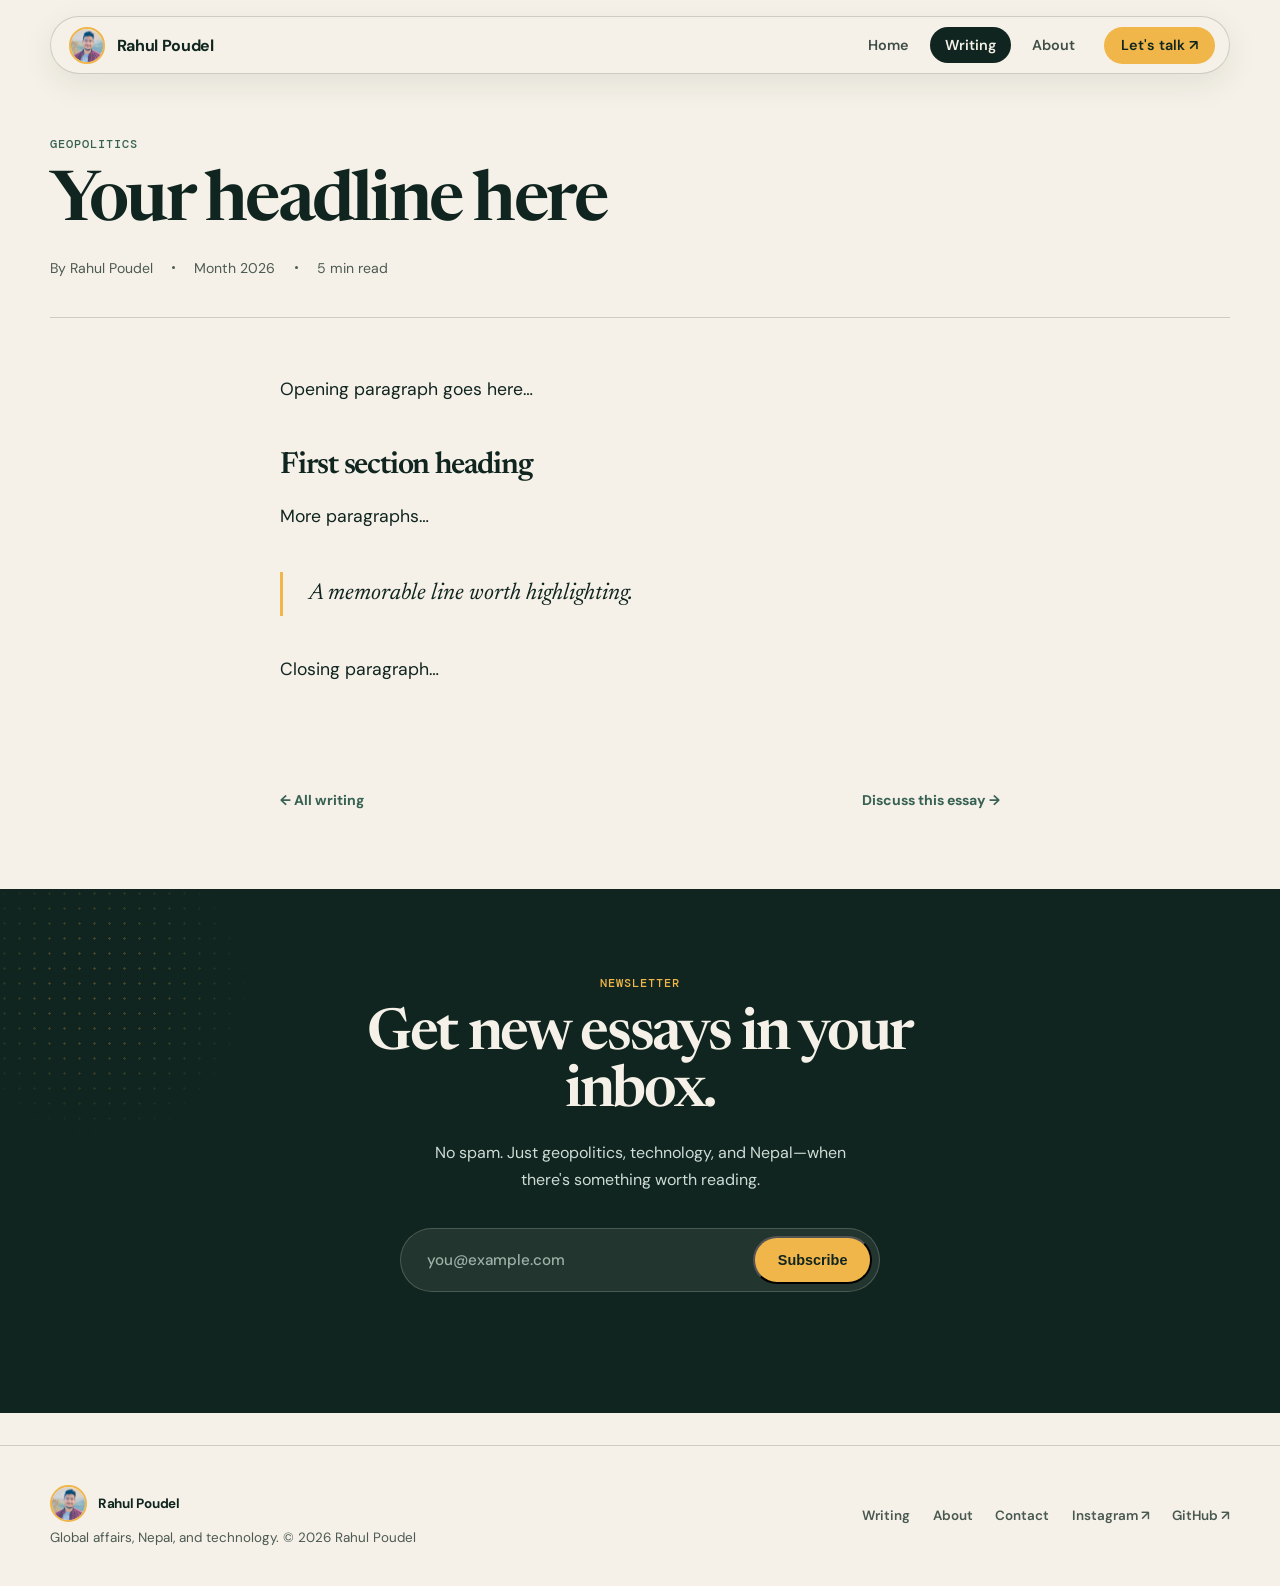
<file: articles/_TEMPLATE.html>
<!doctype html>
<!-- ============================================================
     NEW ARTICLE TEMPLATE
     ------------------------------------------------------------
     HOW TO PUBLISH A NEW ESSAY (all from GitHub's website):
     1. Open this file on GitHub → tap the copy icon to copy all.
     2. In the articles/ folder choose "Add file → Create new file".
        Name it something-short.html (lowercase, dashes, no spaces).
     3. Paste, then change every line marked with  ⬅ EDIT.
     4. Commit the file.
     5. Open articles.js and add your essay to the top of the list
        (instructions are inside that file). Done!
     ============================================================ -->
<html lang="en">
  <head>
    <meta charset="UTF-8" />
    <meta name="viewport" content="width=device-width, initial-scale=1.0" />
    <meta name="description" content="One-sentence summary of the essay." /><!-- ⬅ EDIT -->
    <title>Your headline here — Rahul Poudel</title><!-- ⬅ EDIT -->
    <link rel="canonical" href="https://personal-rahul.vercel.app/articles/your-slug-here" /><!-- ⬅ EDIT: match your file name -->
    <meta property="og:type" content="article" />
    <meta name="twitter:card" content="summary_large_image" />
    <link rel="preconnect" href="https://fonts.googleapis.com" />
    <link rel="preconnect" href="https://fonts.gstatic.com" crossorigin />
    <link
      href="https://fonts.googleapis.com/css2?family=DM+Mono:wght@400;500&family=DM+Sans:wght@400;500;600;700&family=Newsreader:opsz,wght@6..72,500;6..72,600;6..72,700&display=swap"
      rel="stylesheet"
    />
    <link rel="icon" type="image/jpeg" href="../assets/rahul-portrait.jpg" />
    <link rel="stylesheet" href="../styles.css" />
  </head>
  <body>
    <a class="skip-link" href="#main">Skip to content</a>

    <div class="nav-wrap">
      <header class="site-header">
        <a class="brand" href="/" aria-label="Rahul Poudel home">
          <img class="brand-mark" src="../assets/rahul-portrait.jpg" alt="" />
          <span>Rahul Poudel</span>
        </a>
        <button class="menu-toggle" type="button" aria-expanded="false" aria-controls="primary-nav">
          <span></span><span></span>
          <span class="sr-only">Open menu</span>
        </button>
        <nav id="primary-nav" class="primary-nav" aria-label="Primary navigation">
          <a href="/">Home</a>
          <a href="/writing" aria-current="page">Writing</a>
          <a href="/about">About</a>
          <a href="/contact" class="nav-cta">Let's talk <span aria-hidden="true">↗</span></a>
        </nav>
      </header>
    </div>

    <main id="main">
      <header class="article-hero section-shell">
        <p class="eyebrow">Geopolitics</p><!-- ⬅ EDIT: Geopolitics, Technology, or Nepal -->
        <h1>Your headline here</h1><!-- ⬅ EDIT -->
        <div class="article-byline">
          <span>By Rahul Poudel</span><span class="dot"></span>
          <span>Month 2026</span><span class="dot"></span><!-- ⬅ EDIT -->
          <span>5 min read</span><!-- ⬅ EDIT -->
        </div>
      </header>

      <article class="article-body section-shell">
        <!-- ⬅ EDIT everything inside this <article>. Building blocks:

             <p>A paragraph.</p>
             <h2>A section heading</h2>
             <blockquote>A big pull-quote.</blockquote>
        -->
        <p>Opening paragraph goes here…</p>

        <h2>First section heading</h2>
        <p>More paragraphs…</p>

        <blockquote>A memorable line worth highlighting.</blockquote>

        <p>Closing paragraph…</p>
      </article>

      <div class="article-footer section-shell">
        <a class="text-link" href="/writing"><span aria-hidden="true">←</span> All writing</a>
        <a class="text-link" href="/contact">Discuss this essay <span aria-hidden="true">→</span></a>
      </div>
    </main>

    <!-- ===== Newsletter ===== -->
    <section class="newsletter">
      <div class="halftone ht-news" aria-hidden="true"></div>
      <div class="section-shell newsletter-inner" data-reveal>
        <p class="eyebrow">Newsletter</p>
        <h2>Get new essays in your inbox.</h2>
        <p class="newsletter-blurb">No spam. Just geopolitics, technology, and Nepal—when there's something worth reading.</p>
        <form class="newsletter-form" data-newsletter novalidate>
          <label class="sr-only" for="nl-email">Email address</label>
          <input id="nl-email" name="email" type="email" required placeholder="you@example.com" autocomplete="email" />
          <button class="button button-primary" type="submit">Subscribe</button>
        </form>
        <p class="form-note" role="status" aria-live="polite"></p>
      </div>
    </section>

    <footer class="site-footer">
      <div class="section-shell footer-inner">
        <div>
          <a class="brand" href="/"><img class="brand-mark" src="../assets/rahul-portrait.jpg" alt="" /><span>Rahul Poudel</span></a>
          <p>Global affairs, Nepal, and technology. © <span id="year"></span> Rahul Poudel</p>
        </div>
        <nav aria-label="Footer">
          <a href="/writing">Writing</a>
          <a href="/about">About</a>
          <a href="/contact">Contact</a>
          <a href="https://instagram.com/rahul.poudel_" target="_blank" rel="noopener">Instagram <span aria-hidden="true">↗</span></a>
          <a href="https://github.com/iamrahul1997" target="_blank" rel="noopener">GitHub <span aria-hidden="true">↗</span></a>
        </nav>
      </div>
    </footer>

    <script src="../script.js"></script>
  </body>
</html>
</file>
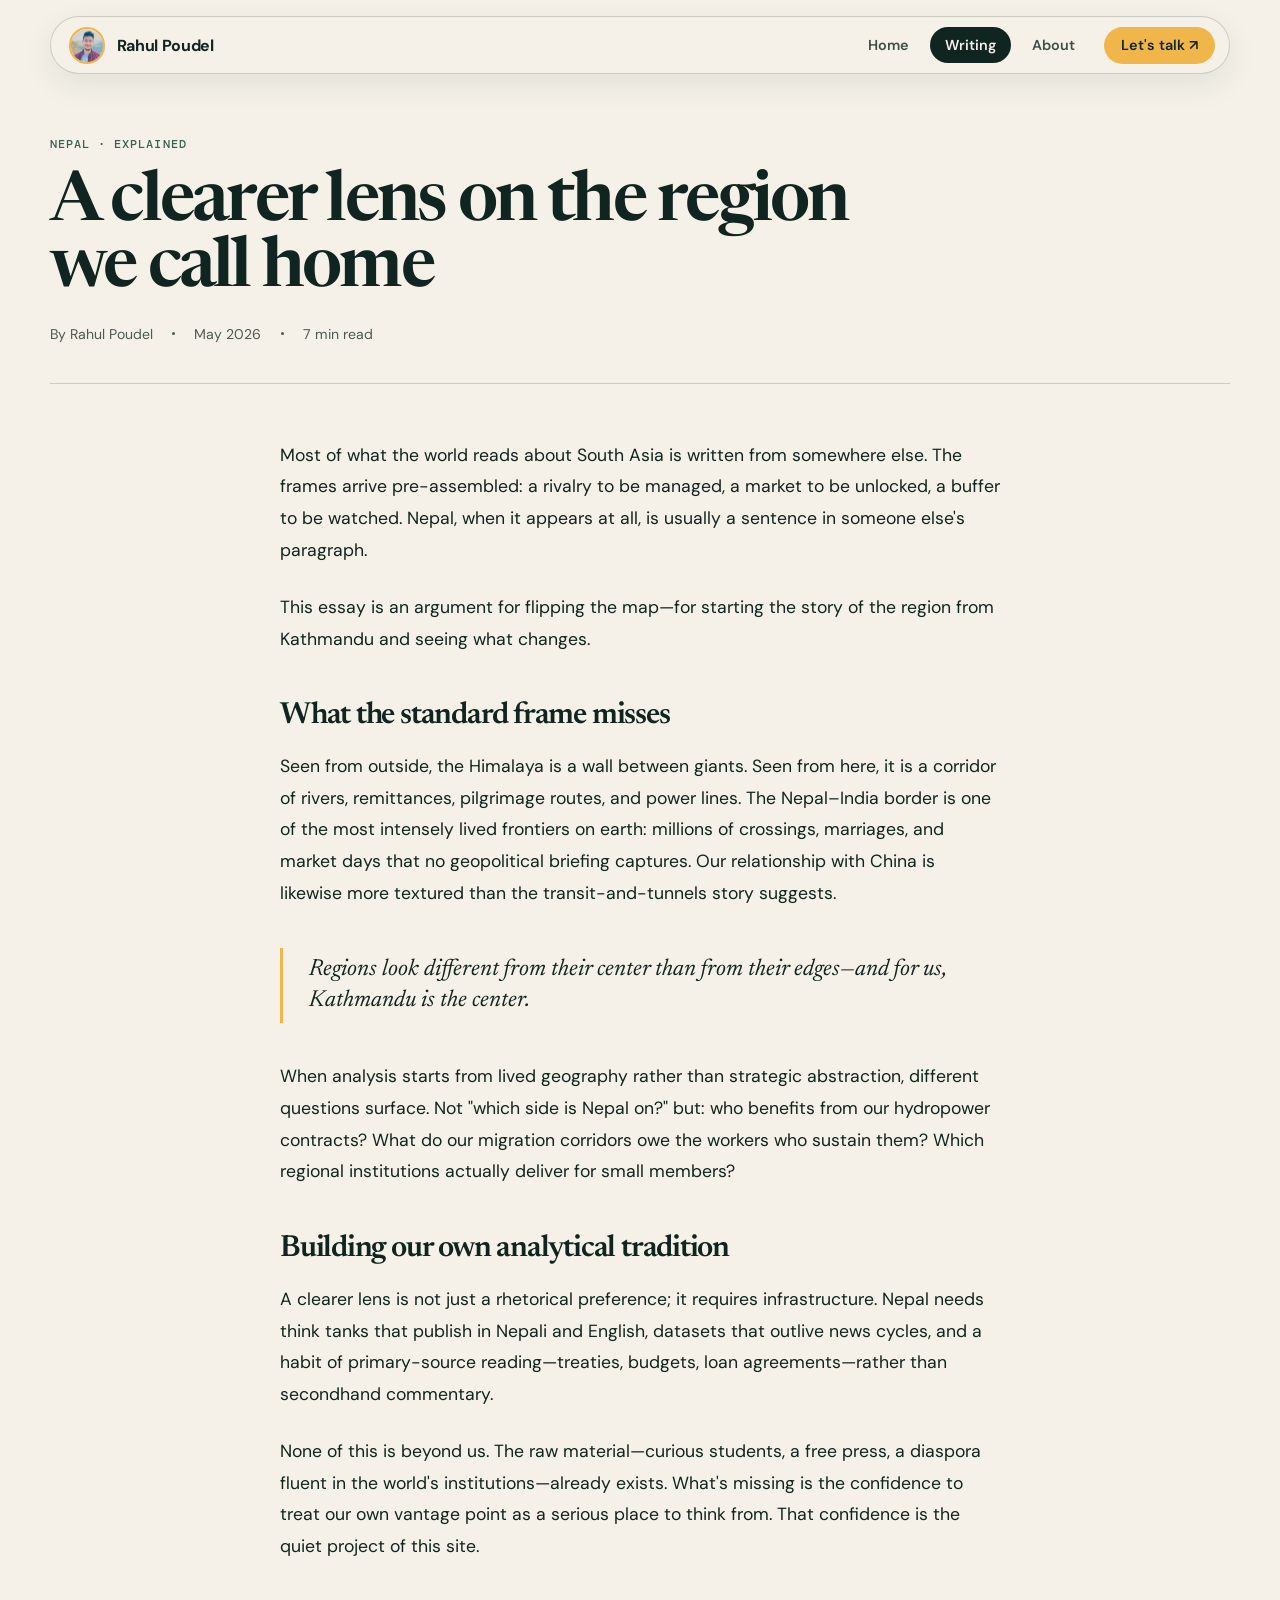
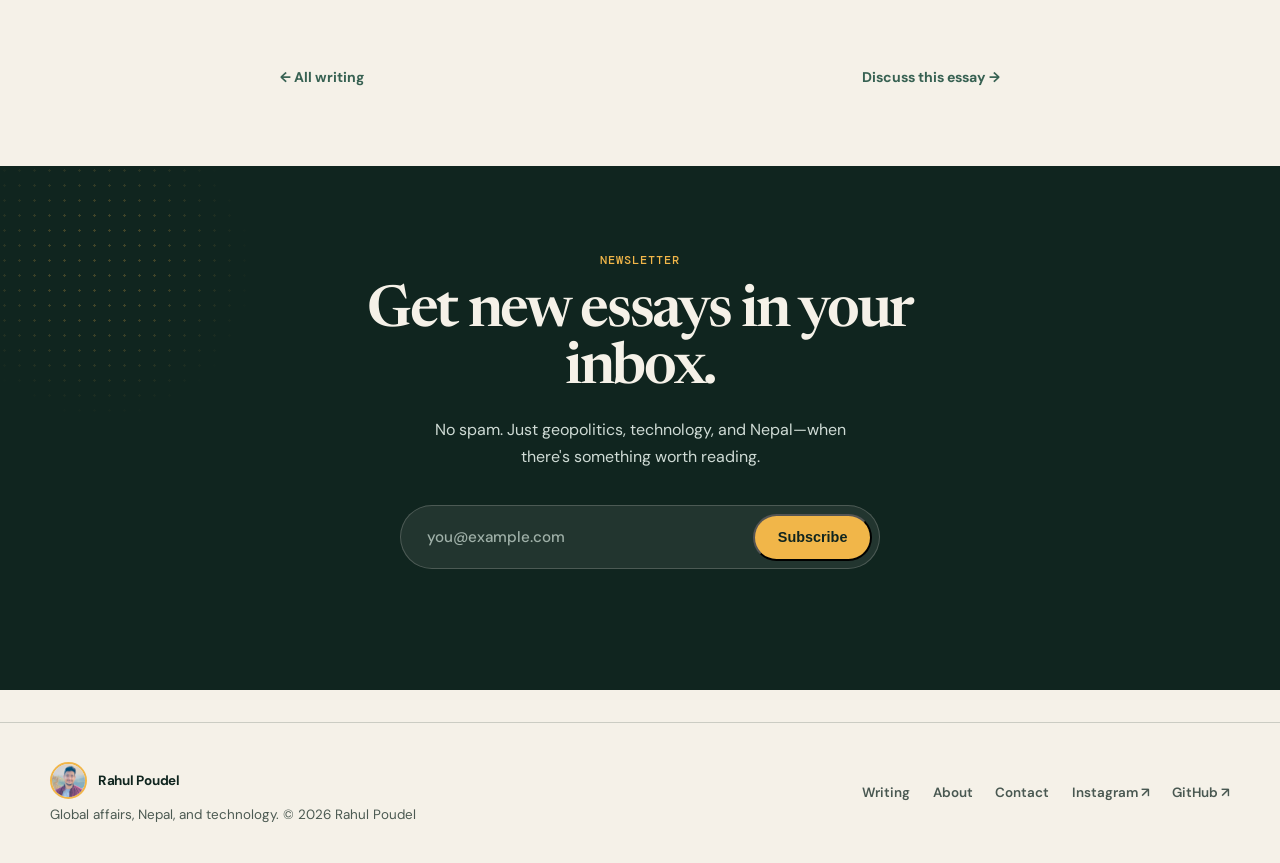
<file: articles/a-clearer-lens-on-the-region.html>
<!doctype html>
<html lang="en">
  <head>
    <meta charset="UTF-8" />
    <meta name="viewport" content="width=device-width, initial-scale=1.0" />
    <meta name="description" content="A clearer lens on the region we call home — an essay by Rahul Poudel." />
    <title>A clearer lens on the region we call home — Rahul Poudel</title>
    <link rel="canonical" href="https://personal-rahul.vercel.app/articles/a-clearer-lens-on-the-region" />
    <meta property="og:type" content="article" />
    <meta property="og:url" content="https://personal-rahul.vercel.app/articles/a-clearer-lens-on-the-region" />
    <meta property="og:title" content="A clearer lens on the region we call home — Rahul Poudel" />
    <meta property="og:description" content="A clearer lens on the region we call home — an essay by Rahul Poudel." />
    <meta property="og:image" content="https://personal-rahul.vercel.app/assets/rahul-lake.jpg" />
    <meta name="twitter:card" content="summary_large_image" />
    <link rel="preconnect" href="https://fonts.googleapis.com" />
    <link rel="preconnect" href="https://fonts.gstatic.com" crossorigin />
    <link
      href="https://fonts.googleapis.com/css2?family=DM+Mono:wght@400;500&family=DM+Sans:wght@400;500;600;700&family=Newsreader:opsz,wght@6..72,500;6..72,600;6..72,700&display=swap"
      rel="stylesheet"
    />
    <link rel="icon" type="image/jpeg" href="../assets/rahul-portrait.jpg" />
    <link rel="stylesheet" href="../styles.css" />
  </head>
  <body>
    <a class="skip-link" href="#main">Skip to content</a>

    <div class="nav-wrap">
      <header class="site-header">
        <a class="brand" href="/" aria-label="Rahul Poudel home">
          <img class="brand-mark" src="../assets/rahul-portrait.jpg" alt="" />
          <span>Rahul Poudel</span>
        </a>
        <button class="menu-toggle" type="button" aria-expanded="false" aria-controls="primary-nav">
          <span></span><span></span>
          <span class="sr-only">Open menu</span>
        </button>
        <nav id="primary-nav" class="primary-nav" aria-label="Primary navigation">
          <a href="/">Home</a>
          <a href="/writing" aria-current="page">Writing</a>
          <a href="/about">About</a>
          <a href="/contact" class="nav-cta">Let's talk <span aria-hidden="true">↗</span></a>
        </nav>
      </header>
    </div>

    <main id="main">
      <header class="article-hero section-shell">
        <p class="eyebrow">Nepal · Explained</p>
        <h1>A clearer lens on the region we call home</h1>
        <div class="article-byline">
          <span>By Rahul Poudel</span><span class="dot"></span>
          <span>May 2026</span><span class="dot"></span>
          <span>7 min read</span>
        </div>
      </header>

      <article class="article-body section-shell">
        <p>
          Most of what the world reads about South Asia is written from somewhere else. The frames arrive pre-assembled: a rivalry to be managed, a market to be unlocked, a buffer to be watched. Nepal, when it appears at all, is usually a sentence in someone else's paragraph.
        </p>
        <p>
          This essay is an argument for flipping the map—for starting the story of the region from Kathmandu and seeing what changes.
        </p>

        <h2>What the standard frame misses</h2>
        <p>
          Seen from outside, the Himalaya is a wall between giants. Seen from here, it is a corridor of rivers, remittances, pilgrimage routes, and power lines. The Nepal–India border is one of the most intensely lived frontiers on earth: millions of crossings, marriages, and market days that no geopolitical briefing captures. Our relationship with China is likewise more textured than the transit-and-tunnels story suggests.
        </p>
        <blockquote>
          Regions look different from their center than from their edges—and for us, Kathmandu is the center.
        </blockquote>
        <p>
          When analysis starts from lived geography rather than strategic abstraction, different questions surface. Not "which side is Nepal on?" but: who benefits from our hydropower contracts? What do our migration corridors owe the workers who sustain them? Which regional institutions actually deliver for small members?
        </p>

        <h2>Building our own analytical tradition</h2>
        <p>
          A clearer lens is not just a rhetorical preference; it requires infrastructure. Nepal needs think tanks that publish in Nepali and English, datasets that outlive news cycles, and a habit of primary-source reading—treaties, budgets, loan agreements—rather than secondhand commentary.
        </p>
        <p>
          None of this is beyond us. The raw material—curious students, a free press, a diaspora fluent in the world's institutions—already exists. What's missing is the confidence to treat our own vantage point as a serious place to think from. That confidence is the quiet project of this site.
        </p>
      </article>

      <div class="article-footer section-shell">
        <a class="text-link" href="/writing"><span aria-hidden="true">←</span> All writing</a>
        <a class="text-link" href="/contact">Discuss this essay <span aria-hidden="true">→</span></a>
      </div>
    </main>

    <!-- ===== Newsletter ===== -->
    <section class="newsletter">
      <div class="halftone ht-news" aria-hidden="true"></div>
      <div class="section-shell newsletter-inner" data-reveal>
        <p class="eyebrow">Newsletter</p>
        <h2>Get new essays in your inbox.</h2>
        <p class="newsletter-blurb">No spam. Just geopolitics, technology, and Nepal—when there's something worth reading.</p>
        <form class="newsletter-form" data-newsletter novalidate>
          <label class="sr-only" for="nl-email">Email address</label>
          <input id="nl-email" name="email" type="email" required placeholder="you@example.com" autocomplete="email" />
          <button class="button button-primary" type="submit">Subscribe</button>
        </form>
        <p class="form-note" role="status" aria-live="polite"></p>
      </div>
    </section>

    <footer class="site-footer">
      <div class="section-shell footer-inner">
        <div>
          <a class="brand" href="/"><img class="brand-mark" src="../assets/rahul-portrait.jpg" alt="" /><span>Rahul Poudel</span></a>
          <p>Global affairs, Nepal, and technology. © <span id="year"></span> Rahul Poudel</p>
        </div>
        <nav aria-label="Footer">
          <a href="/writing">Writing</a>
          <a href="/about">About</a>
          <a href="/contact">Contact</a>
          <a href="https://instagram.com/rahul.poudel_" target="_blank" rel="noopener">Instagram <span aria-hidden="true">↗</span></a>
          <a href="https://github.com/iamrahul1997" target="_blank" rel="noopener">GitHub <span aria-hidden="true">↗</span></a>
        </nav>
      </div>
    </footer>

    <script src="../script.js"></script>
  </body>
</html>
</file>
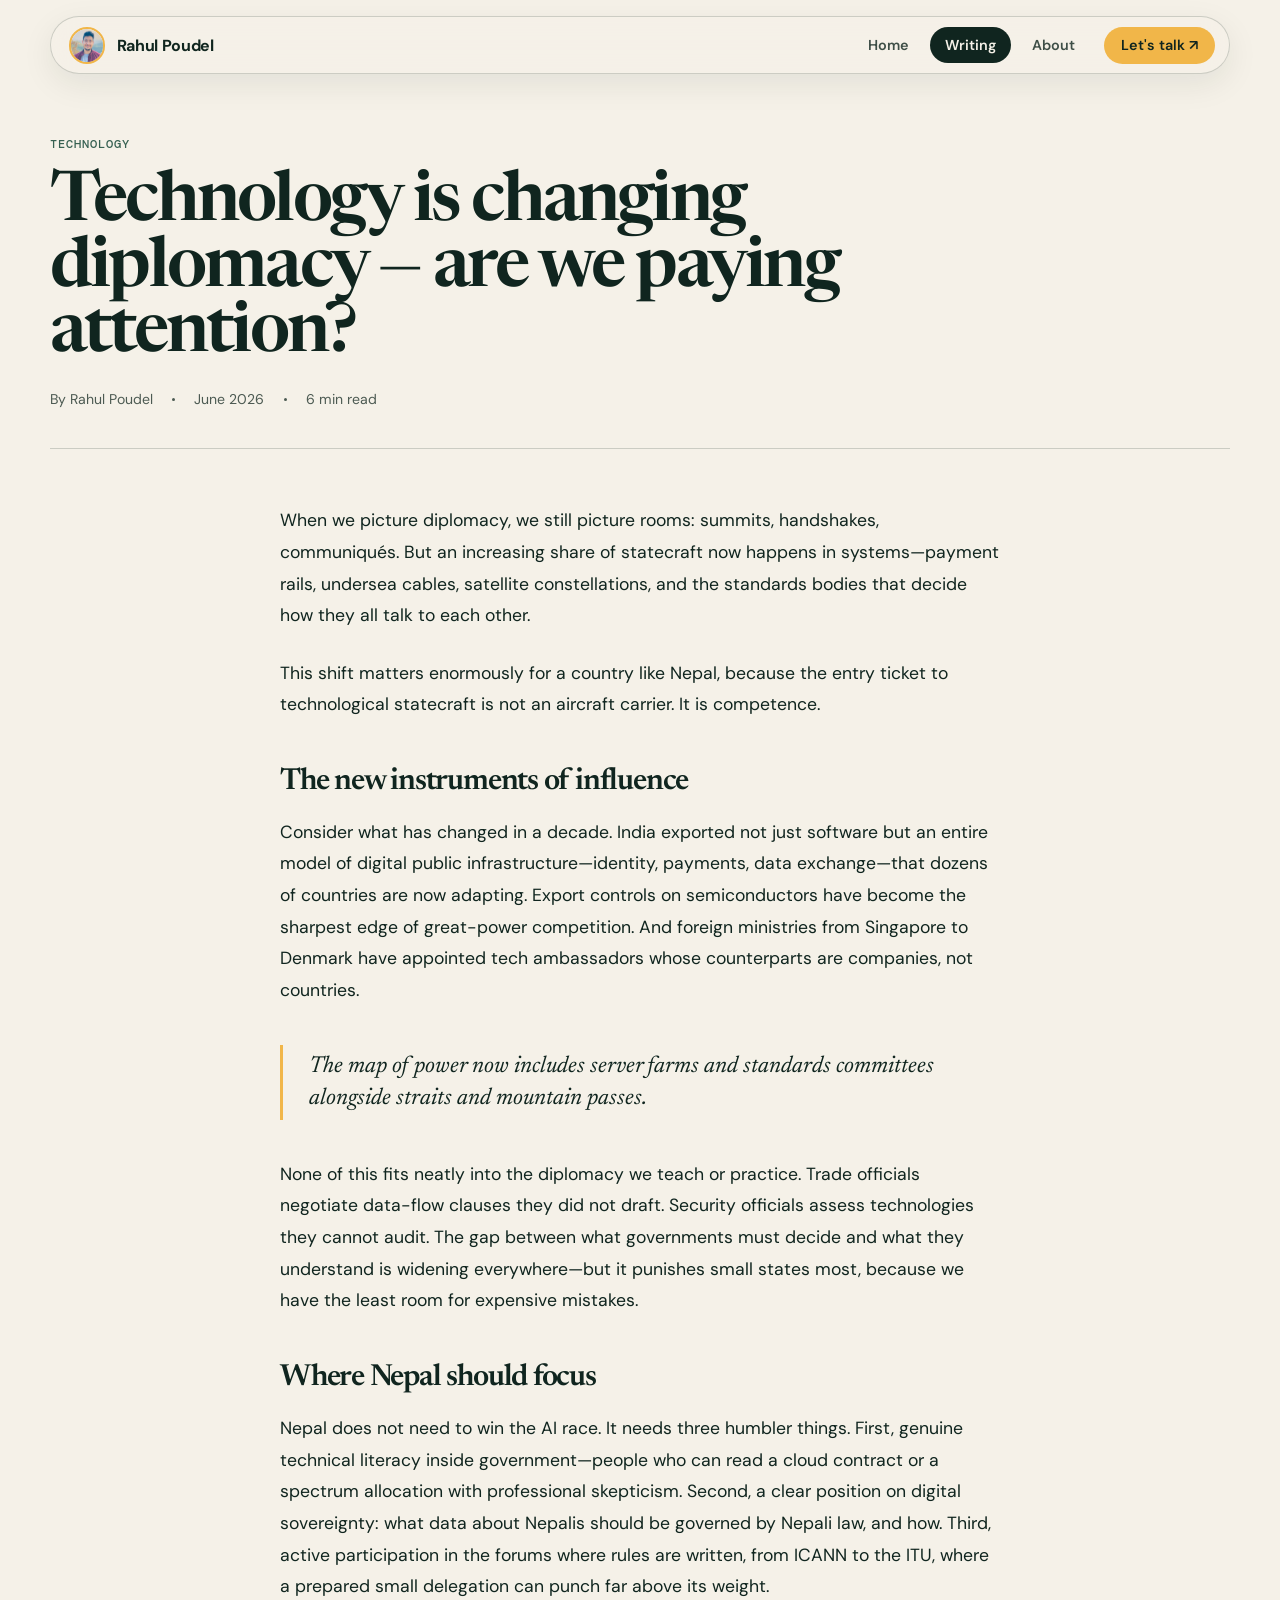
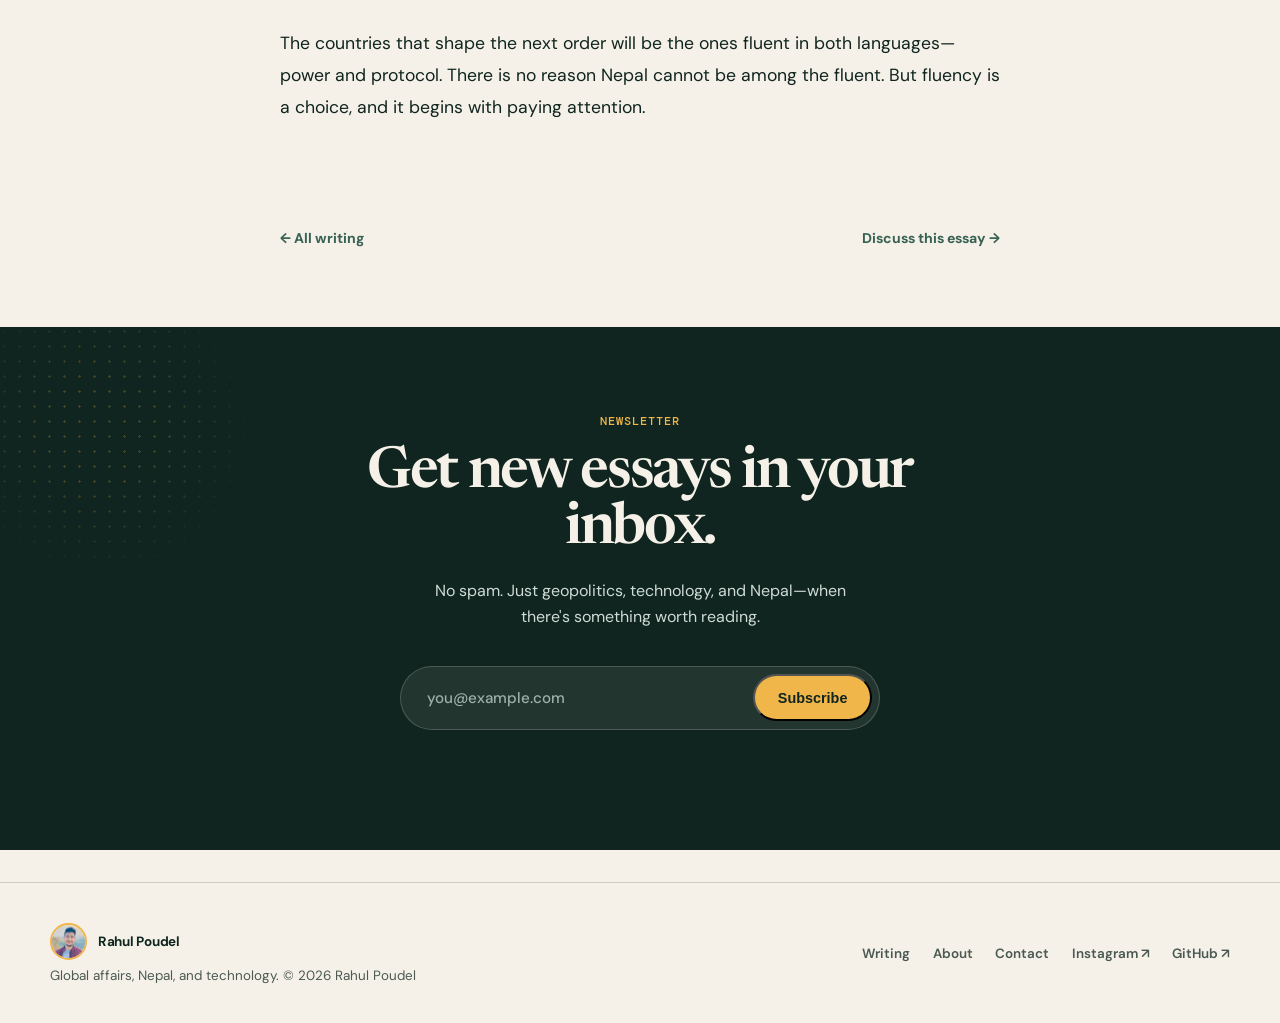
<file: articles/technology-is-changing-diplomacy.html>
<!doctype html>
<html lang="en">
  <head>
    <meta charset="UTF-8" />
    <meta name="viewport" content="width=device-width, initial-scale=1.0" />
    <meta name="description" content="Technology is changing diplomacy — are we paying attention? An essay by Rahul Poudel." />
    <title>Technology is changing diplomacy — Rahul Poudel</title>
    <link rel="canonical" href="https://personal-rahul.vercel.app/articles/technology-is-changing-diplomacy" />
    <meta property="og:type" content="article" />
    <meta property="og:url" content="https://personal-rahul.vercel.app/articles/technology-is-changing-diplomacy" />
    <meta property="og:title" content="Technology is changing diplomacy — Rahul Poudel" />
    <meta property="og:description" content="Technology is changing diplomacy — are we paying attention? An essay by Rahul Poudel." />
    <meta property="og:image" content="https://personal-rahul.vercel.app/assets/rahul-lake.jpg" />
    <meta name="twitter:card" content="summary_large_image" />
    <link rel="preconnect" href="https://fonts.googleapis.com" />
    <link rel="preconnect" href="https://fonts.gstatic.com" crossorigin />
    <link
      href="https://fonts.googleapis.com/css2?family=DM+Mono:wght@400;500&family=DM+Sans:wght@400;500;600;700&family=Newsreader:opsz,wght@6..72,500;6..72,600;6..72,700&display=swap"
      rel="stylesheet"
    />
    <link rel="icon" type="image/jpeg" href="../assets/rahul-portrait.jpg" />
    <link rel="stylesheet" href="../styles.css" />
  </head>
  <body>
    <a class="skip-link" href="#main">Skip to content</a>

    <div class="nav-wrap">
      <header class="site-header">
        <a class="brand" href="/" aria-label="Rahul Poudel home">
          <img class="brand-mark" src="../assets/rahul-portrait.jpg" alt="" />
          <span>Rahul Poudel</span>
        </a>
        <button class="menu-toggle" type="button" aria-expanded="false" aria-controls="primary-nav">
          <span></span><span></span>
          <span class="sr-only">Open menu</span>
        </button>
        <nav id="primary-nav" class="primary-nav" aria-label="Primary navigation">
          <a href="/">Home</a>
          <a href="/writing" aria-current="page">Writing</a>
          <a href="/about">About</a>
          <a href="/contact" class="nav-cta">Let's talk <span aria-hidden="true">↗</span></a>
        </nav>
      </header>
    </div>

    <main id="main">
      <header class="article-hero section-shell">
        <p class="eyebrow">Technology</p>
        <h1>Technology is changing diplomacy — are we paying attention?</h1>
        <div class="article-byline">
          <span>By Rahul Poudel</span><span class="dot"></span>
          <span>June 2026</span><span class="dot"></span>
          <span>6 min read</span>
        </div>
      </header>

      <article class="article-body section-shell">
        <p>
          When we picture diplomacy, we still picture rooms: summits, handshakes, communiqués. But an increasing share of statecraft now happens in systems—payment rails, undersea cables, satellite constellations, and the standards bodies that decide how they all talk to each other.
        </p>
        <p>
          This shift matters enormously for a country like Nepal, because the entry ticket to technological statecraft is not an aircraft carrier. It is competence.
        </p>

        <h2>The new instruments of influence</h2>
        <p>
          Consider what has changed in a decade. India exported not just software but an entire model of digital public infrastructure—identity, payments, data exchange—that dozens of countries are now adapting. Export controls on semiconductors have become the sharpest edge of great-power competition. And foreign ministries from Singapore to Denmark have appointed tech ambassadors whose counterparts are companies, not countries.
        </p>
        <blockquote>
          The map of power now includes server farms and standards committees alongside straits and mountain passes.
        </blockquote>
        <p>
          None of this fits neatly into the diplomacy we teach or practice. Trade officials negotiate data-flow clauses they did not draft. Security officials assess technologies they cannot audit. The gap between what governments must decide and what they understand is widening everywhere—but it punishes small states most, because we have the least room for expensive mistakes.
        </p>

        <h2>Where Nepal should focus</h2>
        <p>
          Nepal does not need to win the AI race. It needs three humbler things. First, genuine technical literacy inside government—people who can read a cloud contract or a spectrum allocation with professional skepticism. Second, a clear position on digital sovereignty: what data about Nepalis should be governed by Nepali law, and how. Third, active participation in the forums where rules are written, from ICANN to the ITU, where a prepared small delegation can punch far above its weight.
        </p>
        <p>
          The countries that shape the next order will be the ones fluent in both languages—power and protocol. There is no reason Nepal cannot be among the fluent. But fluency is a choice, and it begins with paying attention.
        </p>
      </article>

      <div class="article-footer section-shell">
        <a class="text-link" href="/writing"><span aria-hidden="true">←</span> All writing</a>
        <a class="text-link" href="/contact">Discuss this essay <span aria-hidden="true">→</span></a>
      </div>
    </main>

    <!-- ===== Newsletter ===== -->
    <section class="newsletter">
      <div class="halftone ht-news" aria-hidden="true"></div>
      <div class="section-shell newsletter-inner" data-reveal>
        <p class="eyebrow">Newsletter</p>
        <h2>Get new essays in your inbox.</h2>
        <p class="newsletter-blurb">No spam. Just geopolitics, technology, and Nepal—when there's something worth reading.</p>
        <form class="newsletter-form" data-newsletter novalidate>
          <label class="sr-only" for="nl-email">Email address</label>
          <input id="nl-email" name="email" type="email" required placeholder="you@example.com" autocomplete="email" />
          <button class="button button-primary" type="submit">Subscribe</button>
        </form>
        <p class="form-note" role="status" aria-live="polite"></p>
      </div>
    </section>

    <footer class="site-footer">
      <div class="section-shell footer-inner">
        <div>
          <a class="brand" href="/"><img class="brand-mark" src="../assets/rahul-portrait.jpg" alt="" /><span>Rahul Poudel</span></a>
          <p>Global affairs, Nepal, and technology. © <span id="year"></span> Rahul Poudel</p>
        </div>
        <nav aria-label="Footer">
          <a href="/writing">Writing</a>
          <a href="/about">About</a>
          <a href="/contact">Contact</a>
          <a href="https://instagram.com/rahul.poudel_" target="_blank" rel="noopener">Instagram <span aria-hidden="true">↗</span></a>
          <a href="https://github.com/iamrahul1997" target="_blank" rel="noopener">GitHub <span aria-hidden="true">↗</span></a>
        </nav>
      </div>
    </footer>

    <script src="../script.js"></script>
  </body>
</html>
</file>
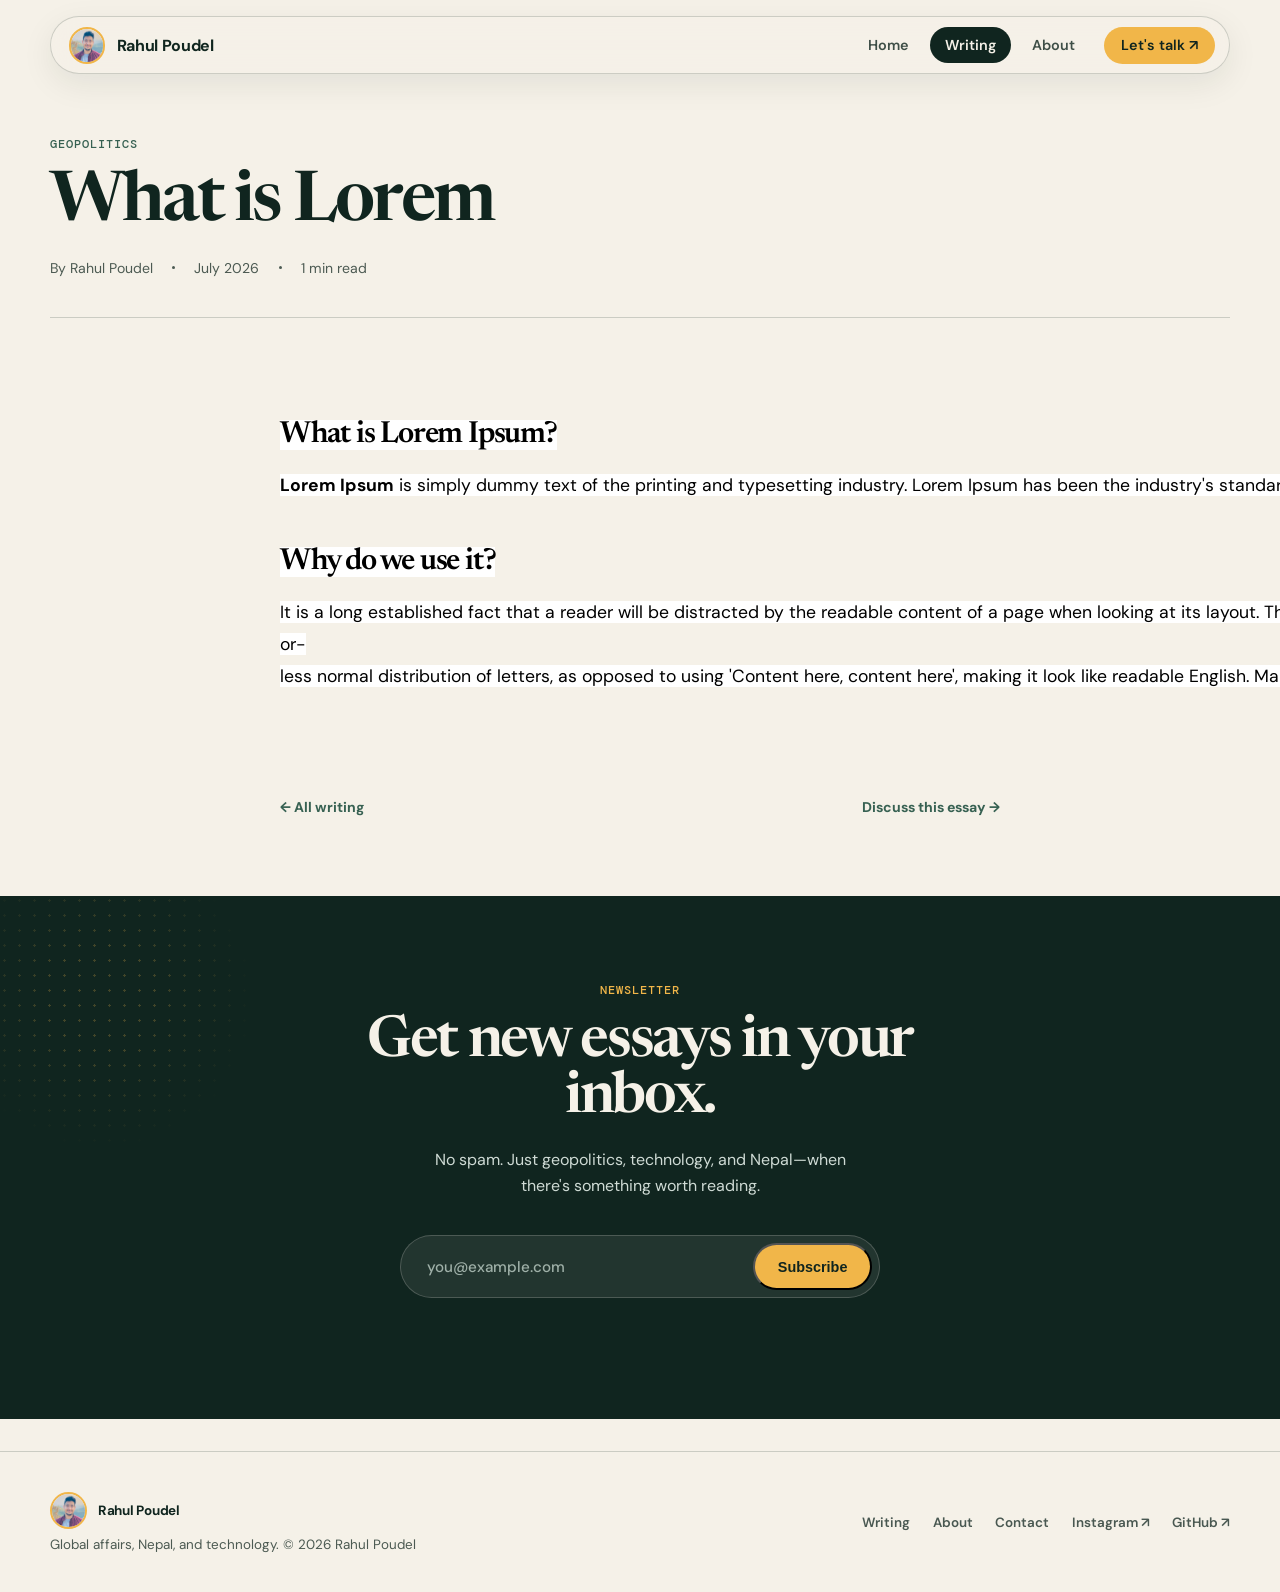
<file: articles/what-is-lorem.html>
<!doctype html>
<html lang="en">
  <head>
    <meta charset="UTF-8" />
    <meta name="viewport" content="width=device-width, initial-scale=1.0" />
    <meta name="description" content="What is Lorem Ipsum?
Lorem Ipsum is simply dummy text of the printing and typesetting industry. Lorem Ipsum has been the industry's standard dummy text ever sin…" />
    <title>What is Lorem — Rahul Poudel</title>
    <meta property="og:title" content="What is Lorem — Rahul Poudel" />
    <meta property="og:description" content="What is Lorem Ipsum?
Lorem Ipsum is simply dummy text of the printing and typesetting industry. Lorem Ipsum has been the industry's standard dummy text ever sin…" />
    <link rel="canonical" href="https://personal-rahul.vercel.app/articles/what-is-lorem" />
    <meta property="og:type" content="article" />
    <meta property="og:url" content="https://personal-rahul.vercel.app/articles/what-is-lorem" />
    <meta property="og:image" content="https://personal-rahul.vercel.app/assets/rahul-lake.jpg" />
    <meta name="twitter:card" content="summary_large_image" />
    <link rel="preconnect" href="https://fonts.googleapis.com" />
    <link rel="preconnect" href="https://fonts.gstatic.com" crossorigin />
    <link
      href="https://fonts.googleapis.com/css2?family=DM+Mono:wght@400;500&family=DM+Sans:wght@400;500;600;700&family=Newsreader:opsz,wght@6..72,500;6..72,600;6..72,700&display=swap"
      rel="stylesheet"
    />
    <link rel="icon" type="image/jpeg" href="../assets/rahul-portrait.jpg" />
    <link rel="stylesheet" href="../styles.css" />
  </head>
  <body>
    <a class="skip-link" href="#main">Skip to content</a>

    <div class="nav-wrap">
      <header class="site-header">
        <a class="brand" href="/" aria-label="Rahul Poudel home">
          <img class="brand-mark" src="../assets/rahul-portrait.jpg" alt="" />
          <span>Rahul Poudel</span>
        </a>
        <button class="menu-toggle" type="button" aria-expanded="false" aria-controls="primary-nav">
          <span></span><span></span>
          <span class="sr-only">Open menu</span>
        </button>
        <nav id="primary-nav" class="primary-nav" aria-label="Primary navigation">
          <a href="/">Home</a>
          <a href="/writing" aria-current="page">Writing</a>
          <a href="/about">About</a>
          <a href="/contact" class="nav-cta">Let's talk <span aria-hidden="true">↗</span></a>
        </nav>
      </header>
    </div>

    <main id="main">
      <header class="article-hero section-shell">
        <p class="eyebrow">Geopolitics</p>
        <h1>What is Lorem</h1>
        <div class="article-byline">
          <span>By Rahul Poudel</span><span class="dot"></span>
          <span>July 2026</span><span class="dot"></span>
          <span>1 min read</span>
        </div>
      </header>

      <article class="article-body section-shell">
<h2><span style="color: rgb(0, 0, 0); background-color: rgb(255, 255, 255);">What&nbsp;is&nbsp;Lorem&nbsp;Ipsum?</span></h2><p class="ql-align-justify"><strong style="color: rgb(0, 0, 0); background-color: rgb(255, 255, 255);">Lorem&nbsp;Ipsum</strong><span style="color: rgb(0, 0, 0); background-color: rgb(255, 255, 255);">&nbsp;is&nbsp;simply&nbsp;dummy&nbsp;text&nbsp;of&nbsp;the&nbsp;printing&nbsp;and&nbsp;typesetting&nbsp;industry.&nbsp;Lorem&nbsp;Ipsum&nbsp;has&nbsp;been&nbsp;the&nbsp;industry&#39;s&nbsp;standard&nbsp;dummy&nbsp;text&nbsp;ever&nbsp;since&nbsp;1966,&nbsp;when&nbsp;designers&nbsp;at&nbsp;Letraset&nbsp;and&nbsp;James&nbsp;Mosley,&nbsp;the&nbsp;librarian&nbsp;at&nbsp;St&nbsp;Bride&nbsp;Printing&nbsp;Library&nbsp;in&nbsp;London,&nbsp;took&nbsp;a&nbsp;1914&nbsp;Cicero&nbsp;translation&nbsp;and&nbsp;scrambled&nbsp;it&nbsp;to&nbsp;make&nbsp;dummy&nbsp;text&nbsp;for&nbsp;Letraset&#39;s&nbsp;Body&nbsp;Type&nbsp;sheets.&nbsp;It&nbsp;has&nbsp;survived&nbsp;not&nbsp;only&nbsp;many&nbsp;decades,&nbsp;but&nbsp;also&nbsp;the&nbsp;leap&nbsp;into&nbsp;electronic&nbsp;typesetting,&nbsp;remaining&nbsp;essentially&nbsp;unchanged.&nbsp;It&nbsp;was&nbsp;popularised&nbsp;thanks&nbsp;to&nbsp;these&nbsp;sheets&nbsp;and&nbsp;more&nbsp;recently&nbsp;with&nbsp;desktop&nbsp;publishing&nbsp;software&nbsp;like&nbsp;Aldus&nbsp;PageMaker&nbsp;and&nbsp;Microsoft&nbsp;Word&nbsp;including&nbsp;versions&nbsp;of&nbsp;Lorem&nbsp;Ipsum.</span></p><h2><span style="color: rgb(0, 0, 0); background-color: rgb(255, 255, 255);">Why&nbsp;do&nbsp;we&nbsp;use&nbsp;it?</span></h2><p class="ql-align-justify"><span style="color: rgb(0, 0, 0); background-color: rgb(255, 255, 255);">It&nbsp;is&nbsp;a&nbsp;long&nbsp;established&nbsp;fact&nbsp;that&nbsp;a&nbsp;reader&nbsp;will&nbsp;be&nbsp;distracted&nbsp;by&nbsp;the&nbsp;readable&nbsp;content&nbsp;of&nbsp;a&nbsp;page&nbsp;when&nbsp;looking&nbsp;at&nbsp;its&nbsp;layout.&nbsp;The&nbsp;point&nbsp;of&nbsp;using&nbsp;Lorem&nbsp;Ipsum&nbsp;is&nbsp;that&nbsp;it&nbsp;has&nbsp;a&nbsp;more-or-less&nbsp;normal&nbsp;distribution&nbsp;of&nbsp;letters,&nbsp;as&nbsp;opposed&nbsp;to&nbsp;using&nbsp;&#39;Content&nbsp;here,&nbsp;content&nbsp;here&#39;,&nbsp;making&nbsp;it&nbsp;look&nbsp;like&nbsp;readable&nbsp;English.&nbsp;Many&nbsp;desktop&nbsp;publishing&nbsp;packages&nbsp;and&nbsp;web&nbsp;page&nbsp;editors&nbsp;now&nbsp;use&nbsp;Lorem&nbsp;Ipsum&nbsp;as&nbsp;their&nbsp;default&nbsp;model&nbsp;text,&nbsp;and&nbsp;a&nbsp;search&nbsp;for&nbsp;&#39;lorem&nbsp;ipsum&#39;&nbsp;will&nbsp;uncover&nbsp;many&nbsp;web&nbsp;sites&nbsp;still&nbsp;in&nbsp;their&nbsp;infancy.&nbsp;Various&nbsp;versions&nbsp;have&nbsp;evolved&nbsp;over&nbsp;the&nbsp;years,&nbsp;sometimes&nbsp;by&nbsp;accident,&nbsp;sometimes&nbsp;on&nbsp;purpose&nbsp;(injected&nbsp;humour&nbsp;and&nbsp;the&nbsp;like).</span></p><p></p>
      </article>

      <div class="article-footer section-shell">
        <a class="text-link" href="/writing"><span aria-hidden="true">←</span> All writing</a>
        <a class="text-link" href="/contact">Discuss this essay <span aria-hidden="true">→</span></a>
      </div>
    </main>

    <!-- ===== Newsletter ===== -->
    <section class="newsletter">
      <div class="halftone ht-news" aria-hidden="true"></div>
      <div class="section-shell newsletter-inner" data-reveal>
        <p class="eyebrow">Newsletter</p>
        <h2>Get new essays in your inbox.</h2>
        <p class="newsletter-blurb">No spam. Just geopolitics, technology, and Nepal—when there's something worth reading.</p>
        <form class="newsletter-form" data-newsletter novalidate>
          <label class="sr-only" for="nl-email">Email address</label>
          <input id="nl-email" name="email" type="email" required placeholder="you@example.com" autocomplete="email" />
          <button class="button button-primary" type="submit">Subscribe</button>
        </form>
        <p class="form-note" role="status" aria-live="polite"></p>
      </div>
    </section>

    <footer class="site-footer">
      <div class="section-shell footer-inner">
        <div>
          <a class="brand" href="/"><img class="brand-mark" src="../assets/rahul-portrait.jpg" alt="" /><span>Rahul Poudel</span></a>
          <p>Global affairs, Nepal, and technology. © <span id="year"></span> Rahul Poudel</p>
        </div>
        <nav aria-label="Footer">
          <a href="/writing">Writing</a>
          <a href="/about">About</a>
          <a href="/contact">Contact</a>
          <a href="https://instagram.com/rahul.poudel_" target="_blank" rel="noopener">Instagram <span aria-hidden="true">↗</span></a>
          <a href="https://github.com/iamrahul1997" target="_blank" rel="noopener">GitHub <span aria-hidden="true">↗</span></a>
        </nav>
      </div>
    </footer>

    <script src="../script.js"></script>
  </body>
</html>
</file>
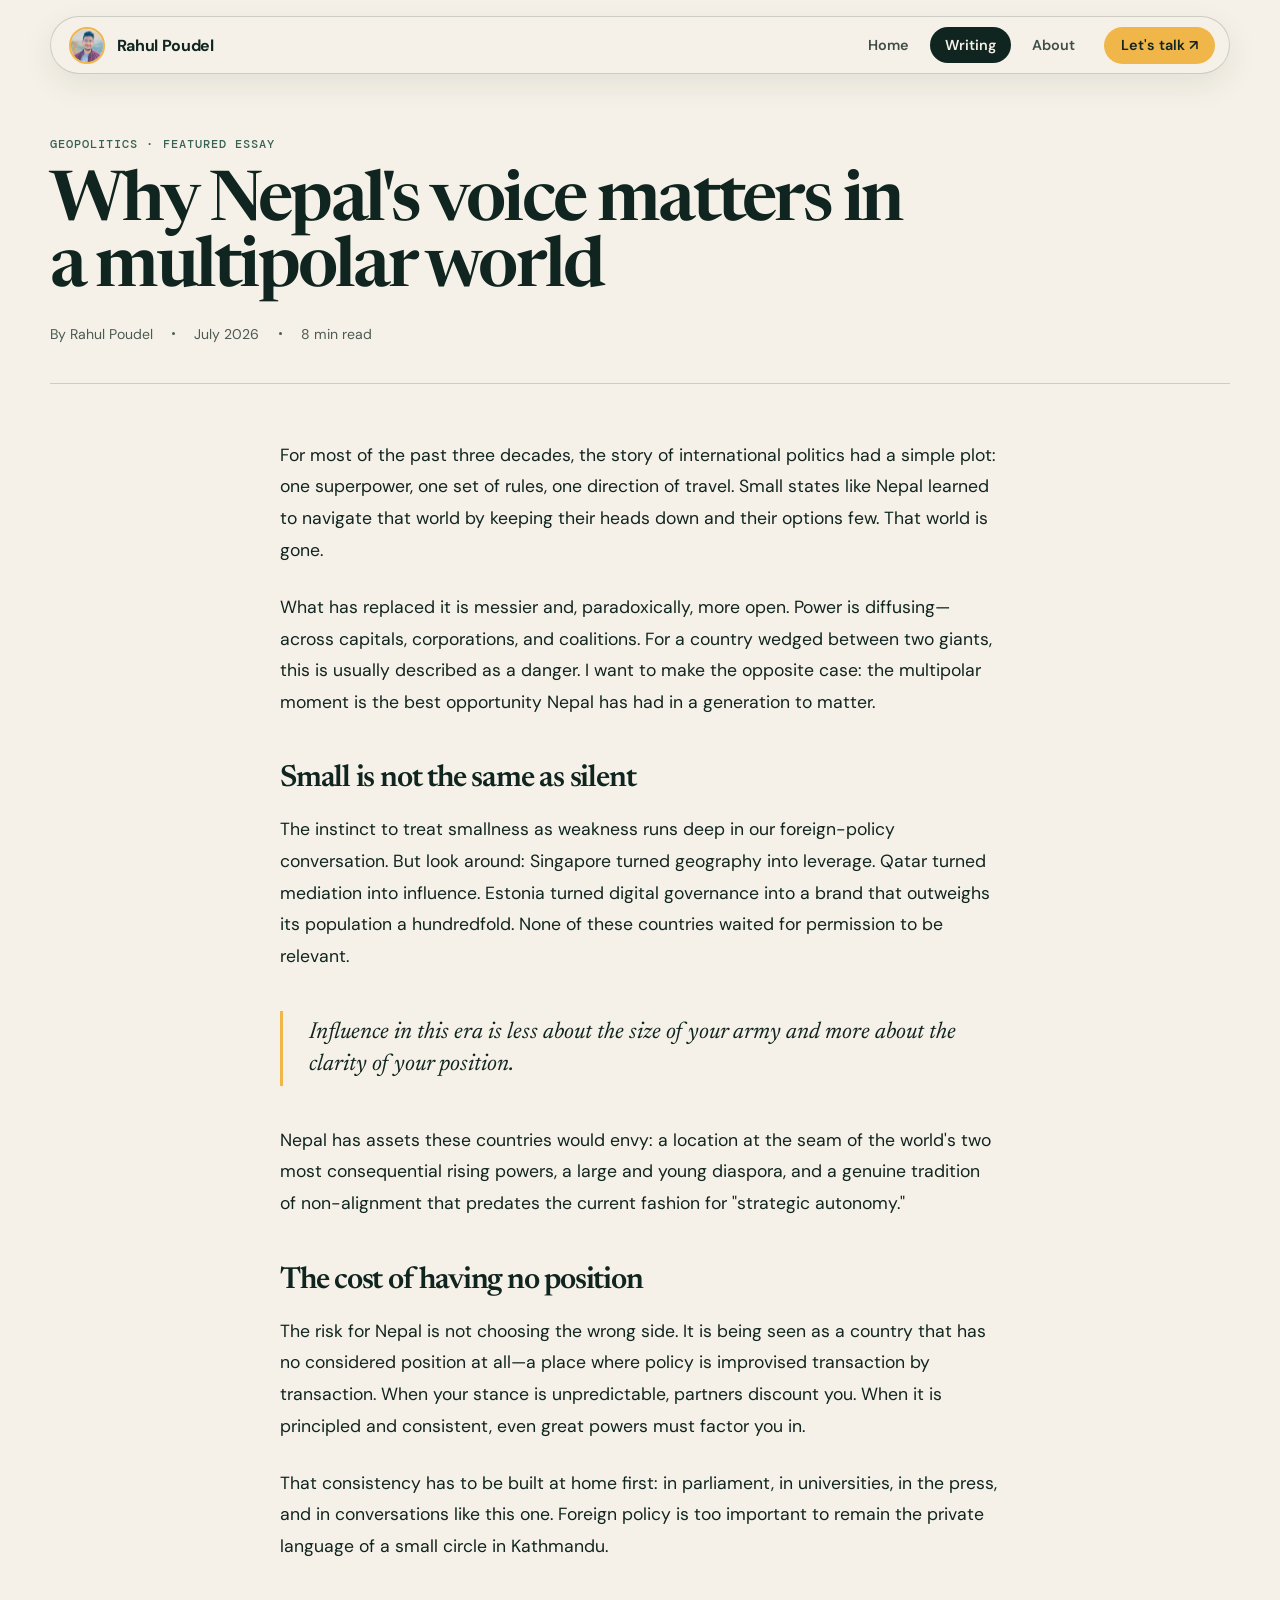
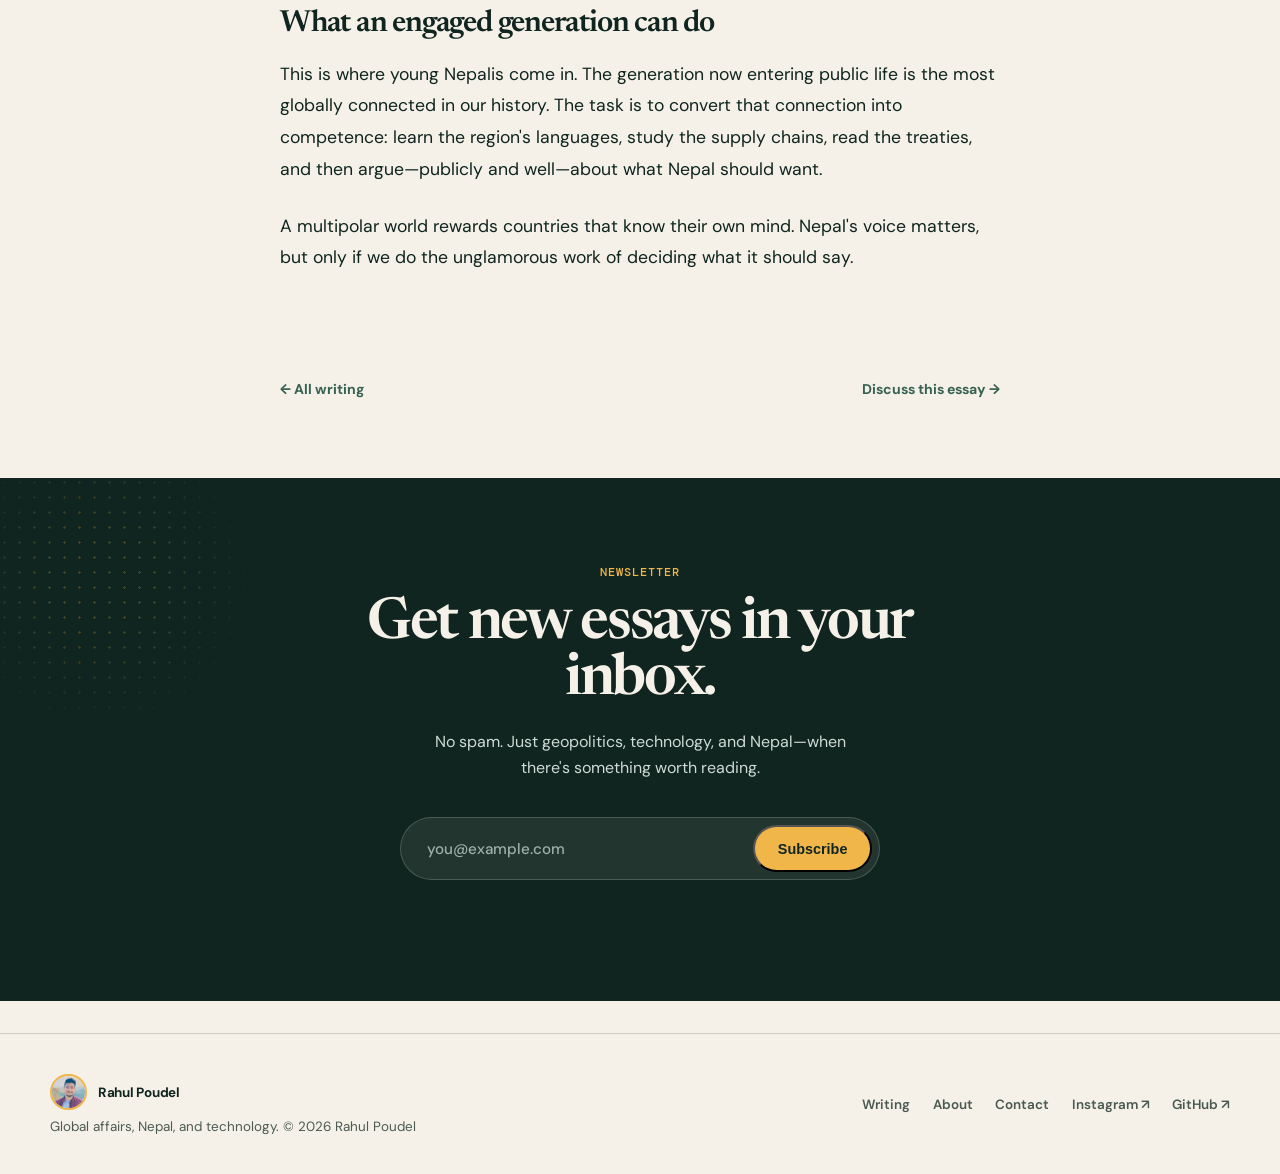
<file: articles/why-nepals-voice-matters.html>
<!doctype html>
<html lang="en">
  <head>
    <meta charset="UTF-8" />
    <meta name="viewport" content="width=device-width, initial-scale=1.0" />
    <meta name="description" content="Why Nepal's voice matters in a multipolar world — an essay by Rahul Poudel." />
    <title>Why Nepal's voice matters in a multipolar world — Rahul Poudel</title>
    <link rel="canonical" href="https://personal-rahul.vercel.app/articles/why-nepals-voice-matters" />
    <meta property="og:type" content="article" />
    <meta property="og:url" content="https://personal-rahul.vercel.app/articles/why-nepals-voice-matters" />
    <meta property="og:title" content="Why Nepal's voice matters in a multipolar world — Rahul Poudel" />
    <meta property="og:description" content="Why Nepal's voice matters in a multipolar world — an essay by Rahul Poudel." />
    <meta property="og:image" content="https://personal-rahul.vercel.app/assets/rahul-lake.jpg" />
    <meta name="twitter:card" content="summary_large_image" />
    <link rel="preconnect" href="https://fonts.googleapis.com" />
    <link rel="preconnect" href="https://fonts.gstatic.com" crossorigin />
    <link
      href="https://fonts.googleapis.com/css2?family=DM+Mono:wght@400;500&family=DM+Sans:wght@400;500;600;700&family=Newsreader:opsz,wght@6..72,500;6..72,600;6..72,700&display=swap"
      rel="stylesheet"
    />
    <link rel="icon" type="image/jpeg" href="../assets/rahul-portrait.jpg" />
    <link rel="stylesheet" href="../styles.css" />
  </head>
  <body>
    <a class="skip-link" href="#main">Skip to content</a>

    <div class="nav-wrap">
      <header class="site-header">
        <a class="brand" href="/" aria-label="Rahul Poudel home">
          <img class="brand-mark" src="../assets/rahul-portrait.jpg" alt="" />
          <span>Rahul Poudel</span>
        </a>
        <button class="menu-toggle" type="button" aria-expanded="false" aria-controls="primary-nav">
          <span></span><span></span>
          <span class="sr-only">Open menu</span>
        </button>
        <nav id="primary-nav" class="primary-nav" aria-label="Primary navigation">
          <a href="/">Home</a>
          <a href="/writing" aria-current="page">Writing</a>
          <a href="/about">About</a>
          <a href="/contact" class="nav-cta">Let's talk <span aria-hidden="true">↗</span></a>
        </nav>
      </header>
    </div>

    <main id="main">
      <header class="article-hero section-shell">
        <p class="eyebrow">Geopolitics · Featured essay</p>
        <h1>Why Nepal's voice matters in a multipolar world</h1>
        <div class="article-byline">
          <span>By Rahul Poudel</span><span class="dot"></span>
          <span>July 2026</span><span class="dot"></span>
          <span>8 min read</span>
        </div>
      </header>

      <article class="article-body section-shell">
        <p>
          For most of the past three decades, the story of international politics had a simple plot: one superpower, one set of rules, one direction of travel. Small states like Nepal learned to navigate that world by keeping their heads down and their options few. That world is gone.
        </p>
        <p>
          What has replaced it is messier and, paradoxically, more open. Power is diffusing—across capitals, corporations, and coalitions. For a country wedged between two giants, this is usually described as a danger. I want to make the opposite case: the multipolar moment is the best opportunity Nepal has had in a generation to matter.
        </p>

        <h2>Small is not the same as silent</h2>
        <p>
          The instinct to treat smallness as weakness runs deep in our foreign-policy conversation. But look around: Singapore turned geography into leverage. Qatar turned mediation into influence. Estonia turned digital governance into a brand that outweighs its population a hundredfold. None of these countries waited for permission to be relevant.
        </p>
        <blockquote>
          Influence in this era is less about the size of your army and more about the clarity of your position.
        </blockquote>
        <p>
          Nepal has assets these countries would envy: a location at the seam of the world's two most consequential rising powers, a large and young diaspora, and a genuine tradition of non-alignment that predates the current fashion for "strategic autonomy."
        </p>

        <h2>The cost of having no position</h2>
        <p>
          The risk for Nepal is not choosing the wrong side. It is being seen as a country that has no considered position at all—a place where policy is improvised transaction by transaction. When your stance is unpredictable, partners discount you. When it is principled and consistent, even great powers must factor you in.
        </p>
        <p>
          That consistency has to be built at home first: in parliament, in universities, in the press, and in conversations like this one. Foreign policy is too important to remain the private language of a small circle in Kathmandu.
        </p>

        <h2>What an engaged generation can do</h2>
        <p>
          This is where young Nepalis come in. The generation now entering public life is the most globally connected in our history. The task is to convert that connection into competence: learn the region's languages, study the supply chains, read the treaties, and then argue—publicly and well—about what Nepal should want.
        </p>
        <p>
          A multipolar world rewards countries that know their own mind. Nepal's voice matters, but only if we do the unglamorous work of deciding what it should say.
        </p>
      </article>

      <div class="article-footer section-shell">
        <a class="text-link" href="/writing"><span aria-hidden="true">←</span> All writing</a>
        <a class="text-link" href="/contact">Discuss this essay <span aria-hidden="true">→</span></a>
      </div>
    </main>

    <!-- ===== Newsletter ===== -->
    <section class="newsletter">
      <div class="halftone ht-news" aria-hidden="true"></div>
      <div class="section-shell newsletter-inner" data-reveal>
        <p class="eyebrow">Newsletter</p>
        <h2>Get new essays in your inbox.</h2>
        <p class="newsletter-blurb">No spam. Just geopolitics, technology, and Nepal—when there's something worth reading.</p>
        <form class="newsletter-form" data-newsletter novalidate>
          <label class="sr-only" for="nl-email">Email address</label>
          <input id="nl-email" name="email" type="email" required placeholder="you@example.com" autocomplete="email" />
          <button class="button button-primary" type="submit">Subscribe</button>
        </form>
        <p class="form-note" role="status" aria-live="polite"></p>
      </div>
    </section>

    <footer class="site-footer">
      <div class="section-shell footer-inner">
        <div>
          <a class="brand" href="/"><img class="brand-mark" src="../assets/rahul-portrait.jpg" alt="" /><span>Rahul Poudel</span></a>
          <p>Global affairs, Nepal, and technology. © <span id="year"></span> Rahul Poudel</p>
        </div>
        <nav aria-label="Footer">
          <a href="/writing">Writing</a>
          <a href="/about">About</a>
          <a href="/contact">Contact</a>
          <a href="https://instagram.com/rahul.poudel_" target="_blank" rel="noopener">Instagram <span aria-hidden="true">↗</span></a>
          <a href="https://github.com/iamrahul1997" target="_blank" rel="noopener">GitHub <span aria-hidden="true">↗</span></a>
        </nav>
      </div>
    </footer>

    <script src="../script.js"></script>
  </body>
</html>
</file>
<file: styles.css>
/* ============================================================
   RAHUL POUDEL — SITE STYLES  ·  Himalayan Dawn palette
   ------------------------------------------------------------
   WANT TO CHANGE THE SITE'S COLORS? Edit the 7 values below.
   Everything on every page updates automatically.
   ============================================================ */
:root {
  --paper: #f5f1e8;   /* warm cream page background */
  --ink: #10251f;     /* deep forest text */
  --amber: #f1b649;   /* primary accent (warm amber) */
  --coral: #e66c4d;   /* featured highlights */
  --moss: #376152;    /* secondary accent (eyebrows, links) */
  --mist: #eae3d3;    /* soft panel background */
  --slate: #4c5a52;   /* muted text */
  --line: rgba(16, 37, 31, 0.18);

  --display: "Newsreader", Georgia, serif;
  --body: "DM Sans", Arial, sans-serif;
  --mono: "DM Mono", monospace;
}

/* ---------- base ---------- */
* { box-sizing: border-box; }
html { scroll-behavior: smooth; }
html, body { overflow-x: clip; }
body { margin: 0; background: var(--paper); color: var(--ink); font-family: var(--body); }
a { color: inherit; text-decoration: none; }
h1, h2, h3 { margin: 0; font-family: var(--display); font-weight: 600; letter-spacing: -.04em; }
.sr-only { position: absolute; width: 1px; height: 1px; overflow: hidden; clip: rect(0,0,0,0); white-space: nowrap; }
.skip-link { position: fixed; left: 1rem; top: -4rem; padding: .75rem 1rem; background: var(--amber); color: var(--ink); z-index: 50; border-radius: .5rem; }
.skip-link:focus { top: 1rem; }
.section-shell { width: min(1180px, calc(100% - 3rem)); margin: 0 auto; }
.eyebrow, .story-meta { margin: 0; color: var(--moss); font: 500 .72rem/1.3 var(--mono); letter-spacing: .09em; text-transform: uppercase; }

/* ---------- floating navbar ---------- */
.nav-wrap { position: sticky; top: 1rem; z-index: 40; width: min(1180px, calc(100% - 2rem)); margin: 1rem auto 0; transition: transform .35s cubic-bezier(.2,.7,.2,1), opacity .35s; }
.nav-wrap.nav-hidden { transform: translateY(-140%); opacity: 0; pointer-events: none; }
.site-header {
  display: flex; align-items: center; justify-content: space-between;
  padding: .6rem .9rem .6rem 1.1rem;
  background: rgba(245, 241, 232, .8);
  backdrop-filter: blur(14px);
  -webkit-backdrop-filter: blur(14px);
  border: 1px solid var(--line);
  border-radius: 999px;
  box-shadow: 0 10px 32px rgba(16, 37, 31, .08);
}
.brand { display: inline-flex; align-items: center; gap: .7rem; font-weight: 700; letter-spacing: -.02em; }
.brand-mark { width: 2.3rem; aspect-ratio: 1; border-radius: 50%; object-fit: cover; border: 2px solid var(--amber); }
.primary-nav { display: flex; align-items: center; gap: .35rem; font-size: .9rem; font-weight: 600; }
.primary-nav a:not(.nav-cta) { padding: .55rem .95rem; border-radius: 999px; opacity: .8; transition: background .15s, opacity .15s; }
.primary-nav a:not(.nav-cta):hover { background: var(--mist); opacity: 1; }
.primary-nav a[aria-current="page"] { background: var(--ink); color: var(--paper); opacity: 1; }
.nav-cta { margin-left: .5rem; padding: .6rem 1.05rem; background: var(--amber); color: var(--ink); border-radius: 999px; transition: background .15s; }
.nav-cta:hover { background: #dfa22f; }
.menu-toggle { display: none; background: none; border: 0; padding: .55rem; cursor: pointer; }

/* ---------- buttons & links ---------- */
.button { display: inline-flex; gap: .8rem; align-items: center; padding: 1rem 1.3rem; border-radius: 999px; font-weight: 700; font-size: .9rem; }
.button-primary { background: var(--amber); color: var(--ink); }
.button-primary:hover { background: #dfa22f; }
.button-ghost { border: 1.5px solid var(--ink); }
.button-ghost:hover { background: var(--ink); color: var(--paper); }
.text-link, .story-link { font-size: .88rem; font-weight: 700; color: var(--moss); }
.text-link:hover, .story-link:hover { text-decoration: underline; text-underline-offset: .25em; }

/* ---------- hero (home) ---------- */
.hero { min-height: 590px; display: grid; grid-template-columns: minmax(0, 1.25fr) minmax(290px, .75fr); gap: 5rem; align-items: center; padding: 4.5rem 0 5rem; }
.hero h1 { max-width: 710px; margin-top: 1.1rem; font-size: clamp(3.6rem, 7vw, 6.4rem); line-height: .92; }
.hero h1 em { font-style: italic; color: var(--coral); }
.hero-intro { max-width: 590px; margin: 2rem 0 0; font-size: 1.13rem; line-height: 1.65; color: var(--slate); }
.hero-actions { display: flex; align-items: center; gap: 1.4rem; margin-top: 2.3rem; flex-wrap: wrap; }
.hero-visual { position: relative; align-self: center; }
.hero-photo { display: block; width: 100%; aspect-ratio: 3 / 3.6; object-fit: cover; border-radius: 1.5rem 1.5rem 4rem 1.5rem; transform: rotate(2deg); box-shadow: 12px 12px 0 var(--moss); }
.hero-visual .signal-card { position: absolute; left: -3.2rem; bottom: -2.4rem; width: min(300px, 92%); transform: rotate(-2.5deg); padding: 1.4rem 1.5rem; box-shadow: 8px 8px 0 var(--amber); }
.hero-visual .signal-card > p { margin: 1.2rem 0 1rem; font-size: clamp(1.3rem, 2vw, 1.7rem); }
.hero-visual .signal-card li { padding: .7rem 0; font-size: .82rem; }
.signal-card { background: var(--ink); color: var(--paper); padding: 2rem; border-radius: 1.25rem 1.25rem 2rem 1.25rem; }
.signal-card-top { display: flex; align-items: center; gap: .55rem; font: 500 .67rem var(--mono); letter-spacing: .08em; text-transform: uppercase; color: #b8d0c7; }
.pulse { width: .55rem; height: .55rem; border-radius: 50%; background: var(--amber); box-shadow: 0 0 0 5px rgba(241,182,73,.28); }
.signal-card > p { margin: 2.2rem 0 1.6rem; font: 600 clamp(1.7rem, 3vw, 2.5rem)/.95 var(--display); letter-spacing: -.04em; }
.signal-card ul { list-style: none; padding: 0; margin: 0; border-top: 1px solid rgba(245,241,232,.25); }
.signal-card li { padding: 1rem 0; border-bottom: 1px solid rgba(245,241,232,.25); font-size: .9rem; }
.signal-card li span { display: inline-block; width: 2.5rem; color: var(--moss); font: .68rem var(--mono); filter: brightness(1.6); }

/* ---------- halftone texture patches ---------- */
.halftone {
  position: absolute; pointer-events: none; z-index: 0;
  background-image: radial-gradient(currentColor 1.4px, transparent 1.4px);
  background-size: 15px 15px;
  -webkit-mask-image: radial-gradient(circle at center, #000 25%, transparent 72%);
  mask-image: radial-gradient(circle at center, #000 25%, transparent 72%);
}
.ht-hero { width: 300px; height: 300px; top: -3.5rem; right: -3.5rem; color: var(--amber); opacity: .55; z-index: -1; }
.ht-pillars { width: 260px; height: 260px; top: -2rem; right: 0; color: var(--moss); opacity: .28; }
.ht-band { width: 340px; height: 340px; right: -4rem; bottom: -4rem; color: var(--paper); opacity: .16; }
.pillars-section { position: relative; }
.band { position: relative; overflow: hidden; }
.band .section-shell { position: relative; z-index: 1; }

/* ---------- topic marquee ---------- */
.marquee { overflow: hidden; border-top: 1px solid var(--line); border-bottom: 1px solid var(--line); background: var(--mist); }
.marquee-track { display: flex; align-items: center; gap: 2.6rem; width: max-content; padding: .95rem 0; font: 500 .78rem var(--mono); letter-spacing: .14em; text-transform: uppercase; color: var(--ink); }
.marquee-track .tick { color: var(--amber); }

/* ---------- section headings ---------- */
.section-heading { display: grid; grid-template-columns: 1fr 2fr; gap: 2rem; align-items: end; margin-bottom: 3rem; }
.section-heading h2, .page-hero h1 { font-size: clamp(2.5rem, 4.5vw, 4.3rem); line-height: .98; }
.section-heading .text-link { justify-self: end; }

/* ---------- personal brand pillars ---------- */
.pillars-section { padding: 5.5rem 0 1rem; }
.pillar-grid { display: grid; grid-template-columns: repeat(3, 1fr); gap: 1.1rem; }
.pillar-card { padding: 1.9rem; border: 1px solid var(--line); border-radius: 1rem; background: #fff; transition: transform .18s, box-shadow .18s; }
.pillar-card:hover { transform: translateY(-4px); box-shadow: 0 16px 38px rgba(16,37,31,.1); }
.pillar-card .pillar-num { color: var(--moss); font: 500 .72rem var(--mono); letter-spacing: .09em; }
.pillar-card h3 { margin: .9rem 0 .8rem; font-size: 1.75rem; }
.pillar-card p { margin: 0; color: var(--slate); font-size: .95rem; line-height: 1.65; }
.pillar-card.is-accent { background: var(--ink); border-color: var(--ink); color: var(--paper); }
.pillar-card.is-accent .pillar-num { color: var(--amber); }
.pillar-card.is-accent p { color: #cfdbd5; }

/* ---------- article cards (rendered by articles.js) ---------- */
.writing-section { padding: 6rem 0 7rem; }
.story-grid { display: grid; grid-template-columns: repeat(3, 1fr); gap: 1.1rem; }
.story-card { display: flex; flex-direction: column; align-items: flex-start; min-height: 300px; padding: 1.7rem; border-radius: 1rem; border: 1px solid var(--line); background: #fff; transition: transform .18s, box-shadow .18s; }
.story-card:hover { transform: translateY(-4px); box-shadow: 0 16px 38px rgba(16,37,31,.1); }
.story-card h3 { margin: .8rem 0 .7rem; font-size: 1.65rem; line-height: 1.02; }
.card-thumb { width: 100%; aspect-ratio: 16 / 9; object-fit: cover; border-radius: .6rem; margin-bottom: 1.1rem; }
.article-cover { display: block; width: 100%; max-height: 480px; object-fit: cover; border-radius: 1.25rem; margin-top: 2.5rem; }
.story-card .excerpt { margin: 0 0 1.4rem; color: var(--slate); font-size: .93rem; line-height: 1.6; }
.story-card .story-link { margin-top: auto; }
.story-card.is-featured { grid-column: span 3; min-height: 380px; justify-content: flex-end; background: var(--coral); color: #fff; border: 0; }
.story-card.is-featured .story-meta { color: #fff0dc; }
.story-card.is-featured h3 { max-width: 760px; font-size: clamp(2.4rem, 4.6vw, 4.6rem); line-height: .9; }
.story-card.is-featured .excerpt { max-width: 600px; color: #fff0dc; font-size: 1rem; }
.story-card.is-featured .story-link { color: #fff; }
.cat-geopolitics .story-meta { color: var(--amber); }
.cat-technology .story-meta { color: var(--moss); }
.cat-nepal .story-meta { color: var(--ink); opacity: .75; }

/* ---------- filters (writing page) ---------- */
.filter-bar { display: flex; gap: .5rem; flex-wrap: wrap; margin: 2.2rem 0 2.6rem; }
.filter-btn { padding: .6rem 1.1rem; border: 1px solid var(--line); border-radius: 999px; background: #fff; font: 600 .85rem var(--body); cursor: pointer; transition: all .15s; }
.filter-btn:hover { border-color: var(--ink); }
.filter-btn.active { background: var(--ink); color: var(--paper); border-color: var(--ink); }

/* ---------- page hero (inner pages) ---------- */
.page-hero { padding: 4.5rem 0 3rem; }
.page-hero h1 { max-width: 850px; margin-top: 1rem; }
.page-hero .lede { max-width: 620px; margin: 1.6rem 0 0; font-size: 1.12rem; line-height: 1.65; color: var(--slate); }

/* ---------- article page ---------- */
.article-hero { padding: 4rem 0 2.5rem; border-bottom: 1px solid var(--line); }
.article-hero h1 { max-width: 880px; margin: 1.1rem 0 1.4rem; font-size: clamp(2.7rem, 5.4vw, 5rem); line-height: .95; }
.article-byline { display: flex; gap: 1.2rem; align-items: center; color: var(--slate); font-size: .88rem; }
.article-byline .dot { width: 3px; height: 3px; border-radius: 50%; background: var(--slate); }
.article-body { max-width: 720px; margin: 0 auto; padding: 3.5rem 0 5rem; font-size: 1.1rem; line-height: 1.8; }
.article-body p { margin: 0 0 1.6rem; }
.article-body h2 { margin: 2.8rem 0 1.1rem; font-size: 1.9rem; line-height: 1.1; }
.article-body blockquote { margin: 2.4rem 0; padding: .4rem 0 .4rem 1.6rem; border-left: 3px solid var(--amber); font-family: var(--display); font-size: 1.45rem; line-height: 1.35; font-style: italic; }
.article-body .article-tag { color: var(--moss); }
.article-footer { max-width: 720px; margin: 0 auto; padding: 0 0 5rem; display: flex; justify-content: space-between; gap: 1rem; flex-wrap: wrap; }

/* ---------- dark band sections ---------- */
.band { background: var(--ink); color: var(--paper); padding: 7rem 0; }
.band .eyebrow { color: var(--amber); }
.band-grid { display: grid; grid-template-columns: .6fr 1.4fr; gap: 2rem; }
.band-grid h2 { font-size: clamp(2.4rem, 4.5vw, 4rem); line-height: .98; }
.band-grid > div > p { max-width: 700px; margin: 1.5rem 0 0; color: #cfdbd5; font-size: 1.06rem; line-height: 1.7; }
.principles-list { grid-column: 2; margin-top: 2rem; }
.principles-list > div { display: grid; grid-template-columns: 4.5rem 1fr 1.7fr; gap: 1rem; padding: 1.2rem 0; border-top: 1px solid rgba(245,241,232,.2); }
.principles-list span { color: var(--moss); filter: brightness(1.6); font: .72rem var(--mono); }
.principles-list strong { font-family: var(--display); font-size: 1.45rem; letter-spacing: -.03em; }
.principles-list p { margin: 0; color: #b8d0c7; font-size: .9rem; line-height: 1.55; }

/* ---------- about page ---------- */
.about-grid { display: grid; grid-template-columns: .8fr 1.2fr; gap: 4rem; padding: 3rem 0 6rem; }
.about-portrait { align-self: start; background: var(--mist); border-radius: 1.25rem; padding: 2rem; }
.about-portrait .big-mark { width: 5.5rem; aspect-ratio: 1; display: grid; place-items: center; background: var(--amber); color: #fff; border-radius: 50%; font: 500 1.3rem var(--mono); margin-bottom: 1.4rem; }
.about-photo { display: block; width: 100%; aspect-ratio: 1; object-fit: cover; border-radius: 1rem; margin-bottom: 1.5rem; box-shadow: 8px 8px 0 var(--moss); }
.about-portrait dl { margin: 0; font-size: .92rem; }
.about-portrait dt { color: var(--moss); font: 500 .68rem var(--mono); letter-spacing: .08em; text-transform: uppercase; margin-top: 1.1rem; }
.about-portrait dd { margin: .25rem 0 0; font-weight: 600; }
.about-copy > p { margin: 0 0 1.4rem; font-size: 1.08rem; line-height: 1.75; }
.about-copy h2 { margin: 2.6rem 0 1rem; font-size: 1.9rem; }

/* ---------- contact page ---------- */
.contact-band { background: var(--ink); color: var(--paper); padding: 7rem 0; }
.contact-band .eyebrow { color: var(--amber); }
.contact-band h1 { max-width: 900px; margin: 1.2rem 0 2rem; font-size: clamp(3.2rem, 6.5vw, 6.2rem); line-height: .92; }
.contact-email { display: inline-block; border-bottom: 2px solid currentColor; padding-bottom: .35rem; font-size: clamp(1rem, 2.2vw, 1.6rem); font-weight: 700; }
.contact-email { color: var(--amber); }
.contact-email:hover { opacity: .85; }
.contact-socials { display: flex; gap: 1.6rem; margin-top: 1.8rem; font-size: .95rem; font-weight: 700; }
.contact-socials a { border-bottom: 1.5px solid rgba(255,255,255,.5); padding-bottom: .2rem; }
.contact-socials a:hover { border-color: #fff; }
.contact-cards { display: grid; grid-template-columns: repeat(3, 1fr); gap: 1.1rem; padding: 4rem 0 6rem; }
.contact-card { padding: 1.7rem; border: 1px solid var(--line); border-radius: 1rem; background: #fff; }
.contact-card h3 { font-size: 1.35rem; margin-bottom: .6rem; }
.contact-card p { margin: 0 0 1.2rem; color: var(--slate); font-size: .93rem; line-height: 1.6; }

/* ---------- contact form ---------- */
.contact-form-section { padding: 1rem 0 2rem; }
.contact-form-grid { display: grid; grid-template-columns: .8fr 1.2fr; gap: 3rem; align-items: start; padding: 3rem 0; border-top: 1px solid var(--line); }
.contact-form-grid h2 { font-size: clamp(2rem, 3.6vw, 3.2rem); line-height: 1; margin-top: .9rem; }
.signup-blurb { max-width: 420px; margin: 1.2rem 0 0; color: var(--slate); line-height: 1.65; }
.contact-form { display: grid; gap: 1.1rem; }
.contact-form .field { display: grid; gap: .45rem; }
.contact-form label { font: 600 .78rem var(--mono); letter-spacing: .07em; text-transform: uppercase; color: var(--moss); }
.contact-form input, .contact-form select, .contact-form textarea {
  width: 100%; padding: .9rem 1.05rem; border: 1.5px solid var(--line); border-radius: .8rem;
  background: #fff; color: var(--ink); font: 500 .95rem var(--body); transition: border-color .15s, box-shadow .15s;
}
.contact-form textarea { resize: vertical; min-height: 8.5rem; }
.contact-form input:focus, .contact-form select:focus, .contact-form textarea:focus {
  outline: none; border-color: var(--moss); box-shadow: 0 0 0 3px rgba(55,97,82,.15);
}
.contact-form button { justify-self: start; }
.form-note { margin: 0; min-height: 1.2em; font-size: .88rem; font-weight: 600; color: var(--moss); }
.form-note.is-error { color: var(--coral); }

/* ---------- newsletter ---------- */
.newsletter { position: relative; overflow: hidden; background: var(--ink); color: var(--paper); padding: 5.5rem 0; text-align: center; }
.ht-news { width: 300px; height: 300px; left: -3rem; top: -3rem; color: var(--amber); opacity: .22; }
.newsletter-inner { position: relative; z-index: 1; max-width: 620px; }
.newsletter .eyebrow { color: var(--amber); }
.newsletter h2 { margin: 1rem 0 0; font-size: clamp(2.2rem, 4.5vw, 3.6rem); line-height: .98; }
.newsletter-blurb { max-width: 460px; margin: 1.2rem auto 2.2rem; color: #cfdbd5; line-height: 1.65; }
.newsletter-form { display: flex; justify-content: center; gap: .6rem; max-width: 480px; margin: 0 auto; padding: .45rem; background: rgba(245,241,232,.08); border: 1px solid rgba(245,241,232,.2); border-radius: 999px; }
.newsletter-form input { flex: 1; min-width: 0; padding: .85rem 1.15rem; border: 0; border-radius: 999px; background: transparent; color: var(--paper); font: 500 .95rem var(--body); }
.newsletter-form input::placeholder { color: #9fb0a8; }
.newsletter-form input:focus { outline: none; }
.newsletter-form:focus-within { border-color: var(--amber); }
.newsletter-form .button { padding: .85rem 1.4rem; }
.newsletter .form-note { margin-top: 1rem; color: var(--amber); }
.newsletter .form-note.is-error { color: #f0937c; }

/* ---------- footer ---------- */
.site-footer { border-top: 1px solid var(--line); margin-top: 2rem; }
.site-footer .footer-inner { display: grid; grid-template-columns: 1fr auto; gap: 2rem; align-items: center; min-height: 140px; font-size: .84rem; }
.site-footer nav { display: flex; gap: 1.4rem; font-weight: 600; }
.site-footer nav a { opacity: .75; }
.site-footer nav a:hover { opacity: 1; }
.site-footer p { margin: .2rem 0 0; color: var(--slate); }

/* ---------- animations ---------- */
@media (prefers-reduced-motion: no-preference) {
  /* hero entrance: each piece rises in, one after another */
  @keyframes rise-in {
    from { opacity: 0; transform: translateY(26px); }
    to { opacity: 1; transform: none; }
  }
  @keyframes card-in {
    from { opacity: 0; transform: rotate(6deg) translateY(40px); }
    to { opacity: 1; transform: rotate(2deg) translateY(0); }
  }
  @keyframes float-tilt {
    0%, 100% { transform: rotate(2deg) translateY(0); }
    50% { transform: rotate(1.4deg) translateY(-9px); }
  }
  .hero .eyebrow, .hero h1, .hero-intro, .hero-actions {
    opacity: 0; animation: rise-in .7s cubic-bezier(.2,.7,.2,1) forwards;
  }
  .hero .eyebrow { animation-delay: .05s; }
  .hero h1 { animation-delay: .15s; }
  .hero-intro { animation-delay: .3s; }
  .hero-actions { animation-delay: .45s; }
  @keyframes card-in-visual {
    from { opacity: 0; transform: translateY(40px); }
    to { opacity: 1; transform: none; }
  }
  .hero .hero-visual {
    opacity: 0;
    animation: card-in-visual .8s cubic-bezier(.2,.7,.2,1) .5s forwards;
  }
  .hero-photo { animation: float-tilt 8s ease-in-out 2.5s infinite; }

  /* marquee drifts sideways forever */
  @keyframes marquee-slide { to { transform: translateX(-50%); } }
  .marquee-track { animation: marquee-slide 30s linear infinite; }
  .marquee:hover .marquee-track { animation-play-state: paused; }

  /* halftone dots drift diagonally, like slow-moving print texture */
  @keyframes dots-drift { to { background-position: 15px 15px; } }
  .halftone { animation: dots-drift 5s linear infinite; }

  /* amber rule sweeps in under section labels when they reveal */
  .section-heading .eyebrow::after, .page-hero .eyebrow::after {
    content: ""; display: block; width: 2.6rem; height: 2px; margin-top: .55rem;
    background: var(--amber); transform: scaleX(0); transform-origin: left;
    transition: transform .6s cubic-bezier(.2,.7,.2,1) .25s;
  }
  [data-reveal].revealed .eyebrow::after, .page-hero .eyebrow::after { transform: scaleX(1); }
  .page-hero .eyebrow::after { transition-delay: .4s; }

  /* photo logo gives a friendly tilt on hover */
  .brand-mark { transition: transform .25s cubic-bezier(.34,1.56,.64,1); }
  .brand:hover .brand-mark { transform: rotate(-8deg) scale(1.12); }

  /* scroll reveal: elements with data-reveal fade up when they enter view */
  [data-reveal] { opacity: 0; transform: translateY(30px); transition: opacity .7s cubic-bezier(.2,.7,.2,1), transform .7s cubic-bezier(.2,.7,.2,1); }
  [data-reveal].revealed { opacity: 1; transform: none; }

  /* navbar condenses after you start scrolling */
  .site-header { transition: box-shadow .25s, padding .25s, background .25s; }
  .nav-wrap.scrolled .site-header {
    padding-top: .4rem; padding-bottom: .4rem;
    background: rgba(245, 241, 232, .92);
    box-shadow: 0 14px 40px rgba(16, 37, 31, .14);
  }

  /* arrows nudge on hover */
  .button span[aria-hidden], .text-link span[aria-hidden], .story-link span[aria-hidden], .nav-cta span[aria-hidden] {
    display: inline-block; transition: transform .2s;
  }
  .button:hover span[aria-hidden], .text-link:hover span[aria-hidden], .story-link:hover span[aria-hidden], .nav-cta:hover span[aria-hidden] {
    transform: translateX(4px);
  }
}

/* ---------- responsive ---------- */
@media (max-width: 860px) {
  .story-grid, .contact-cards, .pillar-grid { grid-template-columns: 1fr 1fr; }
  .story-card.is-featured { grid-column: span 2; }
}
@media (max-width: 760px) {
  .section-shell { width: min(100% - 2rem, 1180px); }
  .nav-wrap { top: .6rem; }
  .site-header { position: relative; padding: .5rem .7rem .5rem .9rem; }
  .menu-toggle { display: grid; gap: .28rem; }
  .menu-toggle span:not(.sr-only) { width: 1.35rem; height: 2px; display: block; background: var(--ink); }
  .primary-nav { position: absolute; z-index: 45; top: calc(100% + .6rem); right: 0; display: none; width: min(260px, calc(100vw - 2rem)); padding: .8rem; flex-direction: column; align-items: stretch; background: var(--paper); border: 1px solid var(--line); border-radius: 1.25rem; box-shadow: 0 16px 40px rgba(16,37,31,.14); }
  .primary-nav.open { display: flex; }
  .primary-nav a:not(.nav-cta) { padding: .8rem 1rem; }
  .nav-cta { margin: .4rem 0 0; text-align: center; }
  .hero { min-height: auto; grid-template-columns: 1fr; gap: 3.5rem; padding: 3.5rem 0 4.5rem; }
  .hero h1 { font-size: clamp(3.2rem, 15vw, 4.6rem); }
  .hero-visual { margin-bottom: 2rem; }
  .hero-visual .signal-card { position: static; width: calc(100% - 2rem); margin: -3.5rem auto 0; }
  .section-heading, .band-grid, .about-grid { grid-template-columns: 1fr; }
  .section-heading { gap: 1rem; }
  .section-heading .text-link { justify-self: start; }
  .story-grid, .contact-cards, .pillar-grid { grid-template-columns: 1fr; }
  .story-card.is-featured { grid-column: span 1; min-height: 340px; }
  .principles-list { grid-column: auto; }
  .principles-list > div { grid-template-columns: 2.2rem 1fr; }
  .principles-list p { grid-column: 2; }
  .about-grid { gap: 2.5rem; }
  .contact-form-grid { grid-template-columns: 1fr; gap: 2rem; }
  .site-footer .footer-inner { grid-template-columns: 1fr; gap: 1rem; padding: 2rem 0; }
  .site-footer nav { flex-wrap: wrap; row-gap: .6rem; }

  /* mobile: newsletter stacks into a column, still centered */
  .newsletter { padding: 4rem 0; }
  .newsletter-form { flex-direction: column; gap: .7rem; padding: .8rem; border-radius: 1.4rem; }
  .newsletter-form input { width: 100%; text-align: center; padding: .95rem 1rem; background: rgba(245,241,232,.07); }
  .newsletter-form .button { width: 100%; justify-content: center; }

  /* mobile: keep halftone patches inside the viewport */
  .ht-hero { width: 190px; height: 190px; top: -2rem; right: -1.2rem; }
  .ht-pillars { width: 170px; height: 170px; }
  .ht-band, .ht-news { width: 220px; height: 220px; }

  .marquee-track { font-size: .7rem; gap: 1.8rem; }
  .contact-form button { width: 100%; justify-content: center; }
}
</file>
